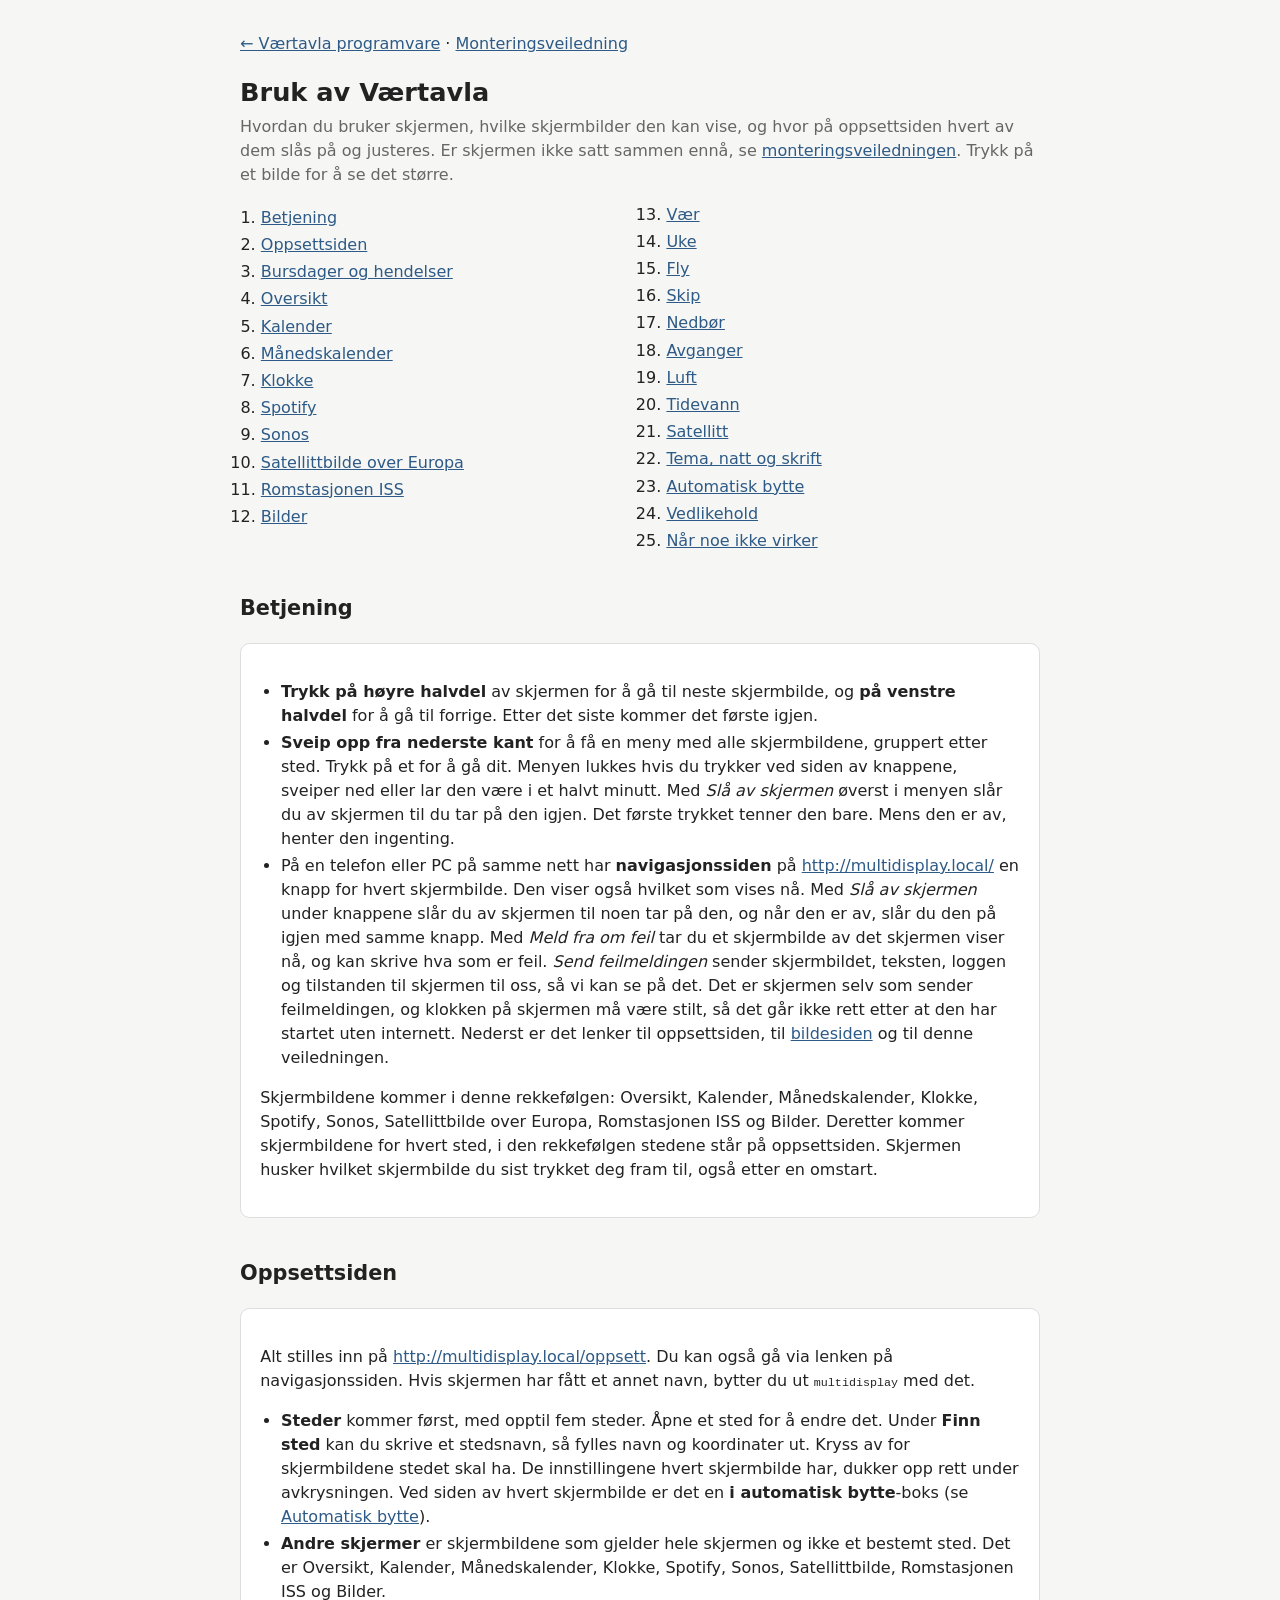
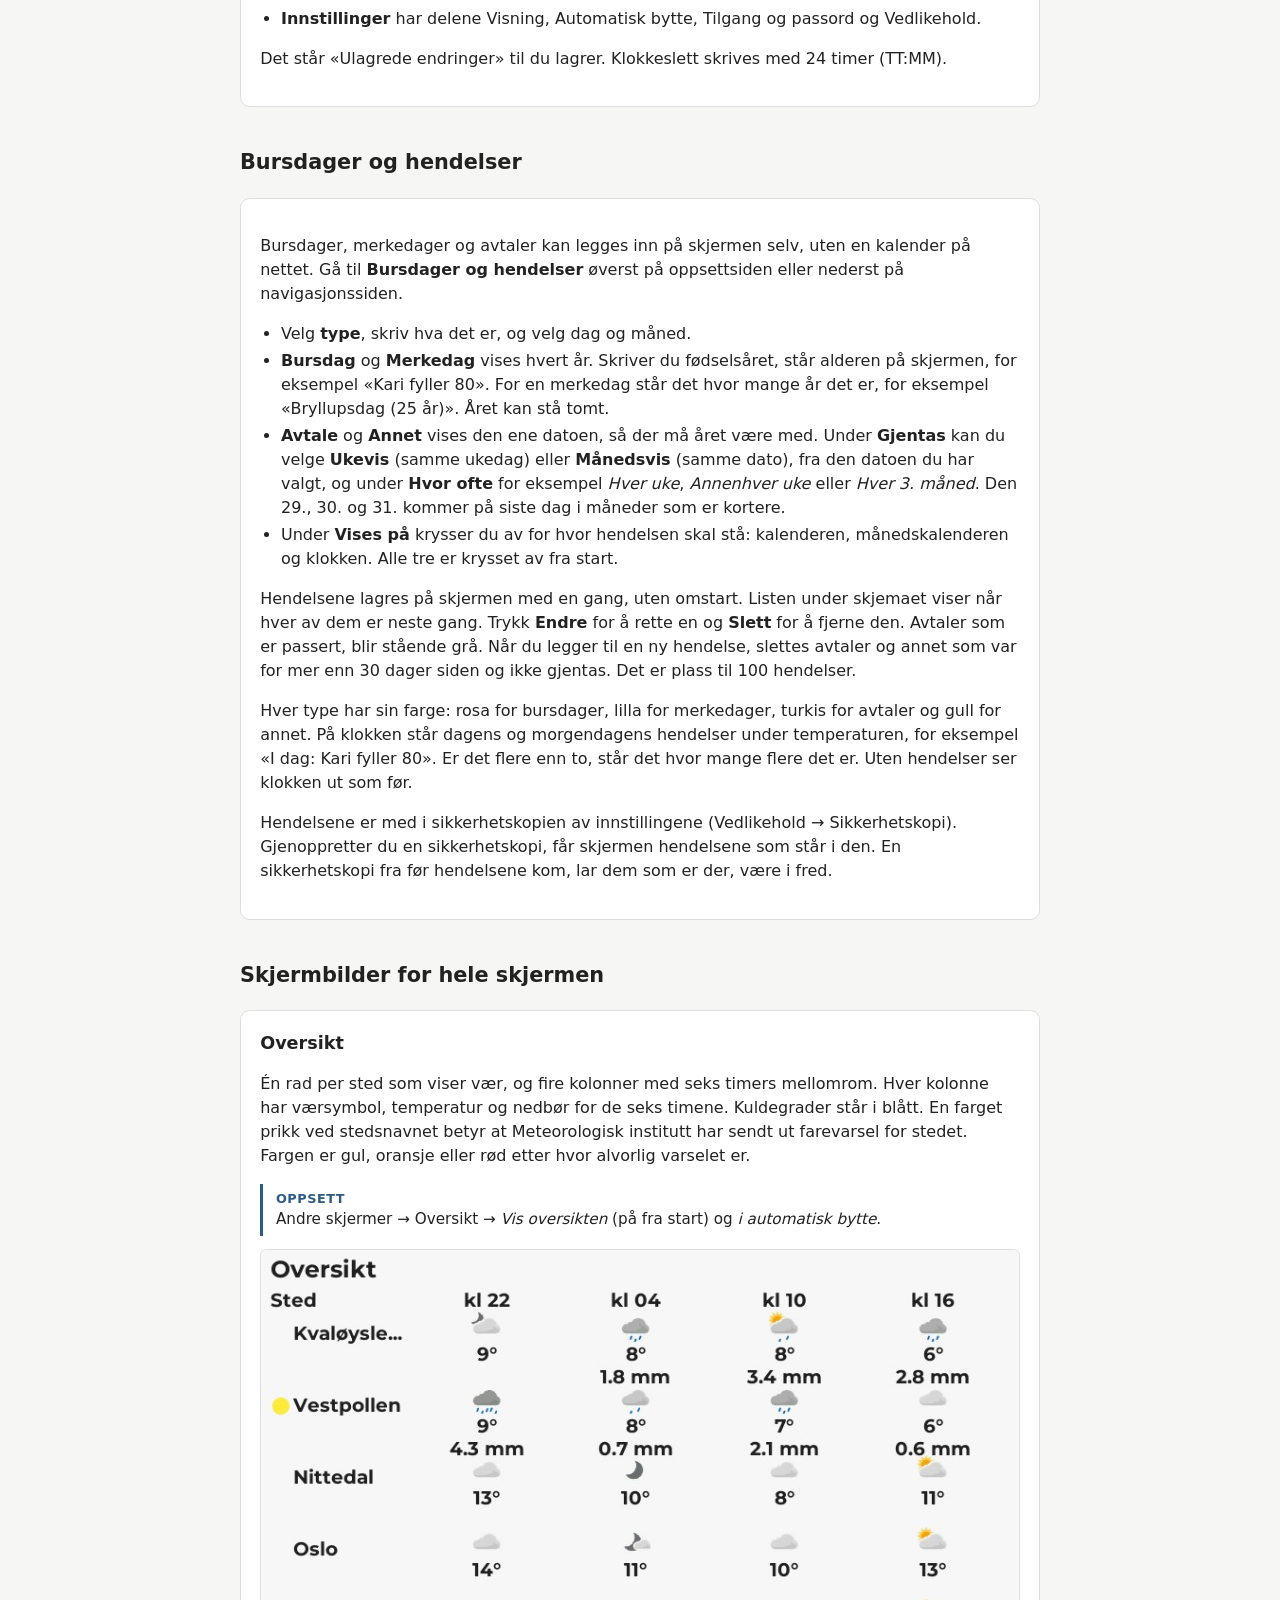
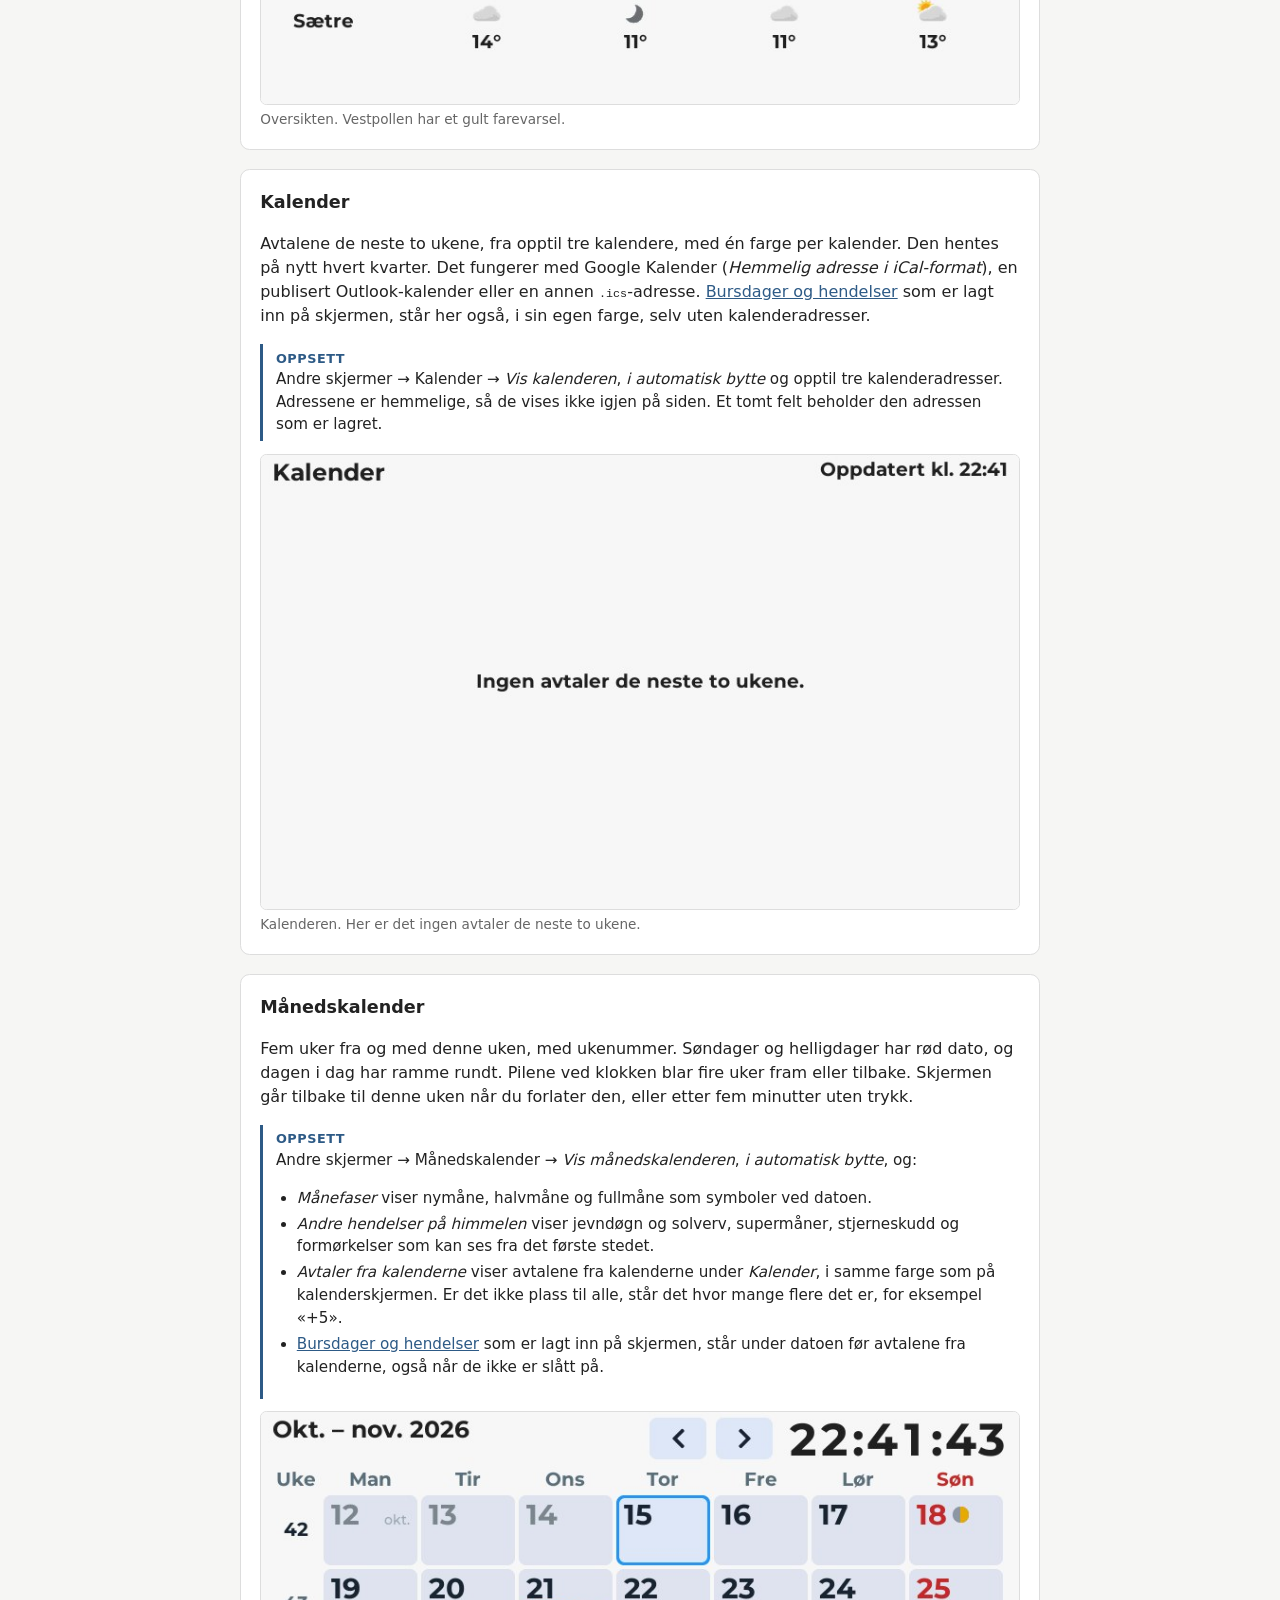
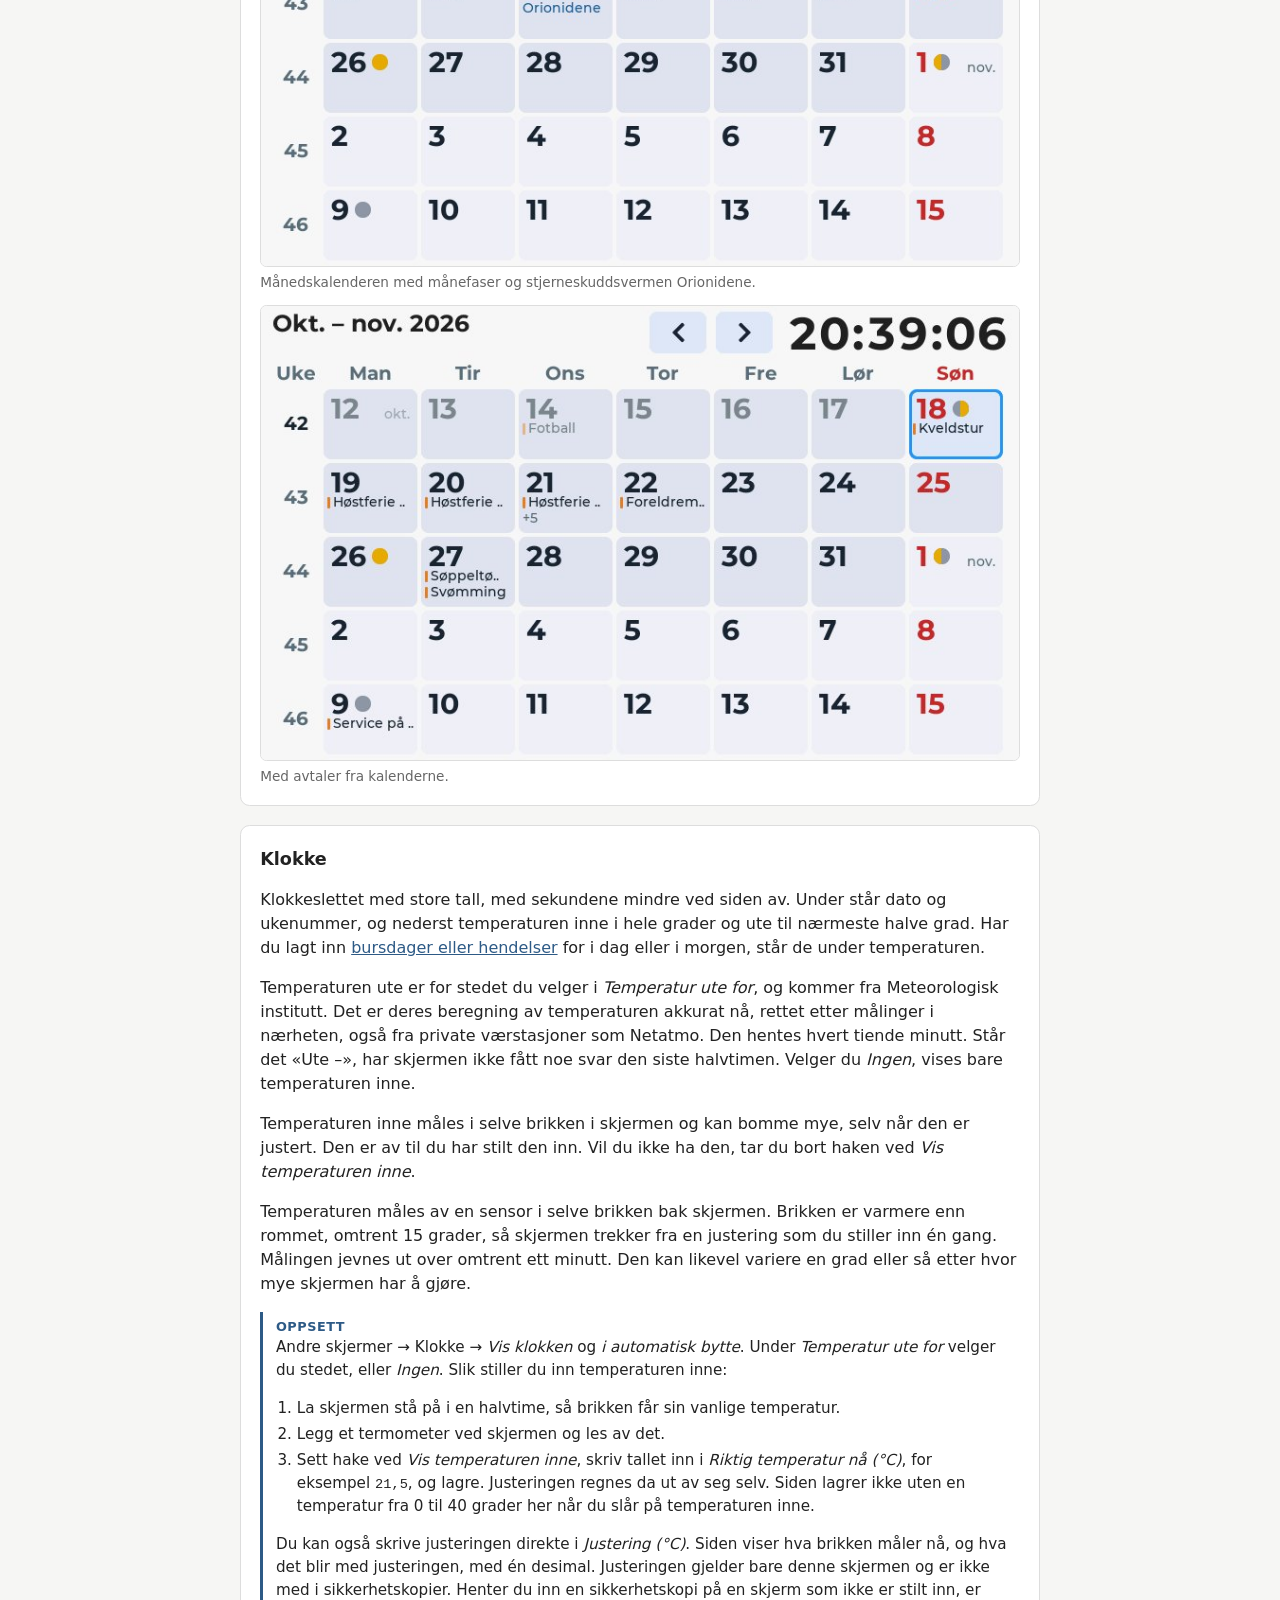
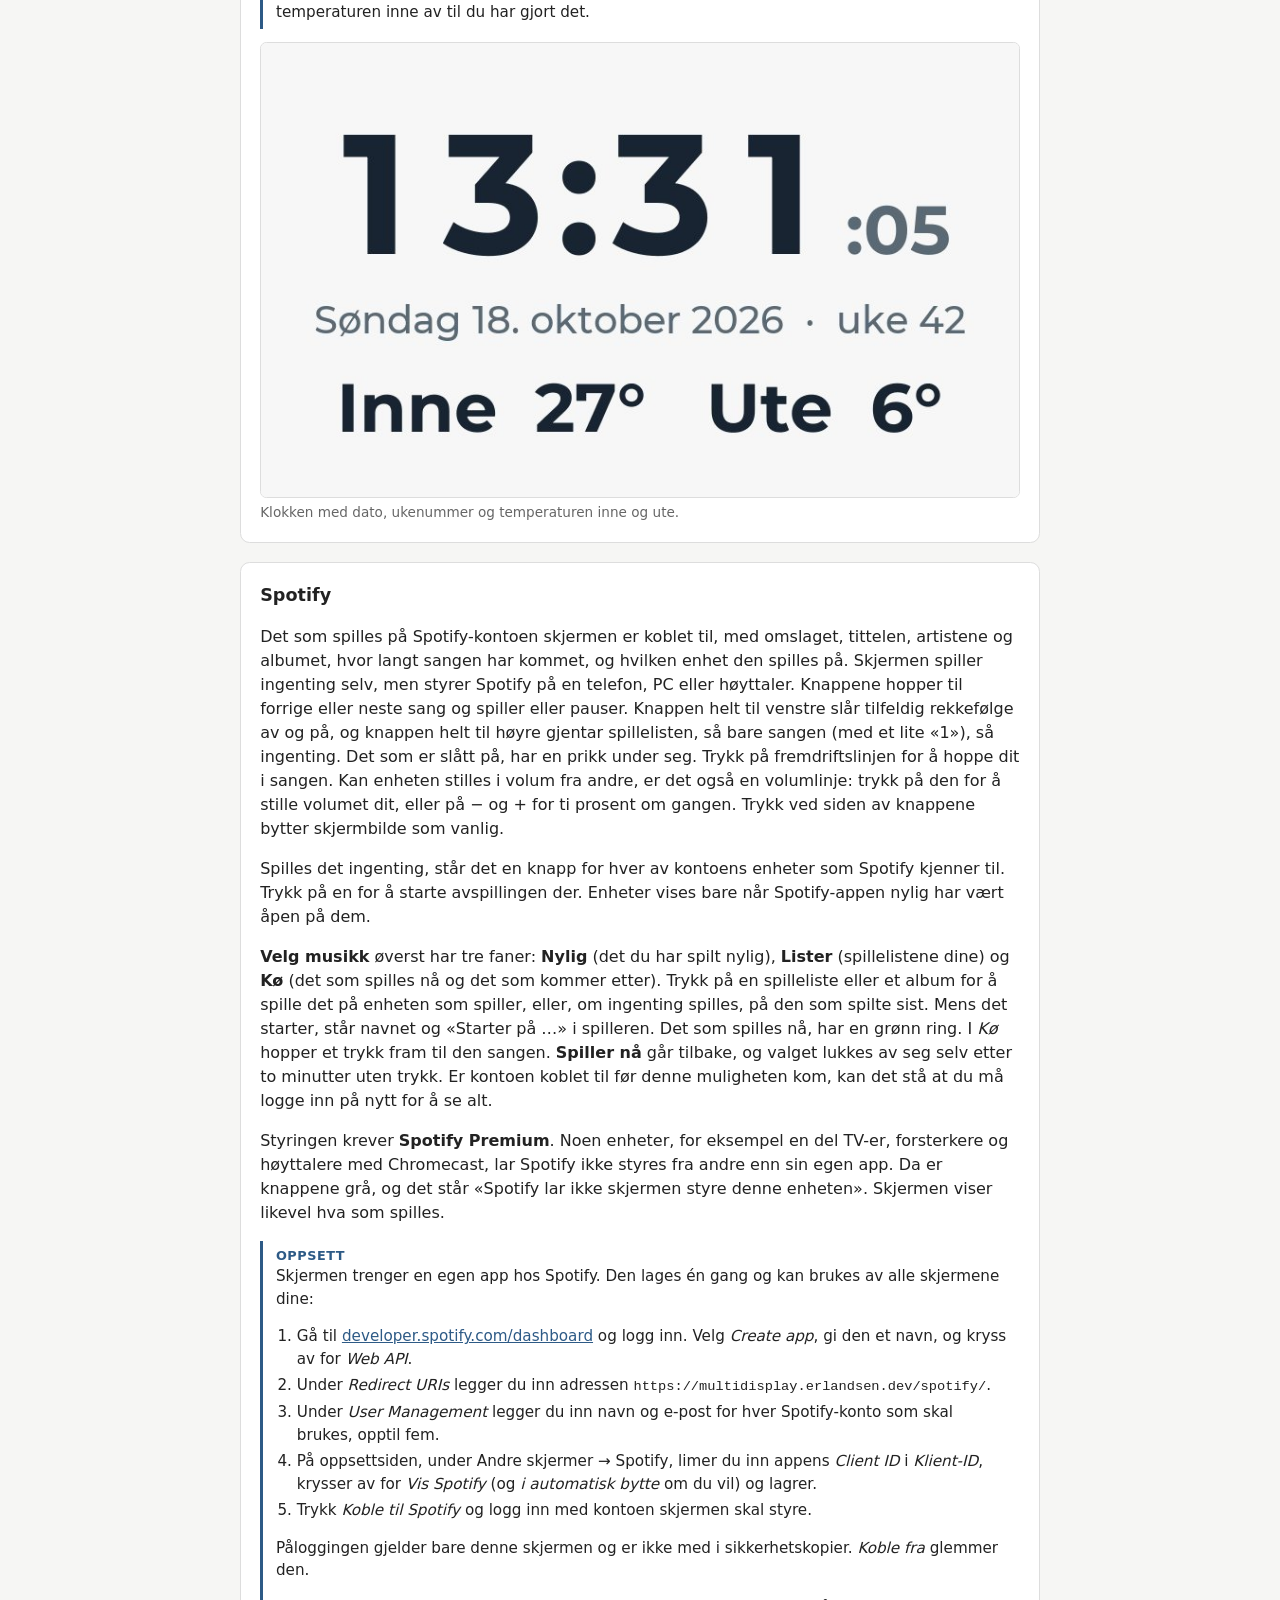
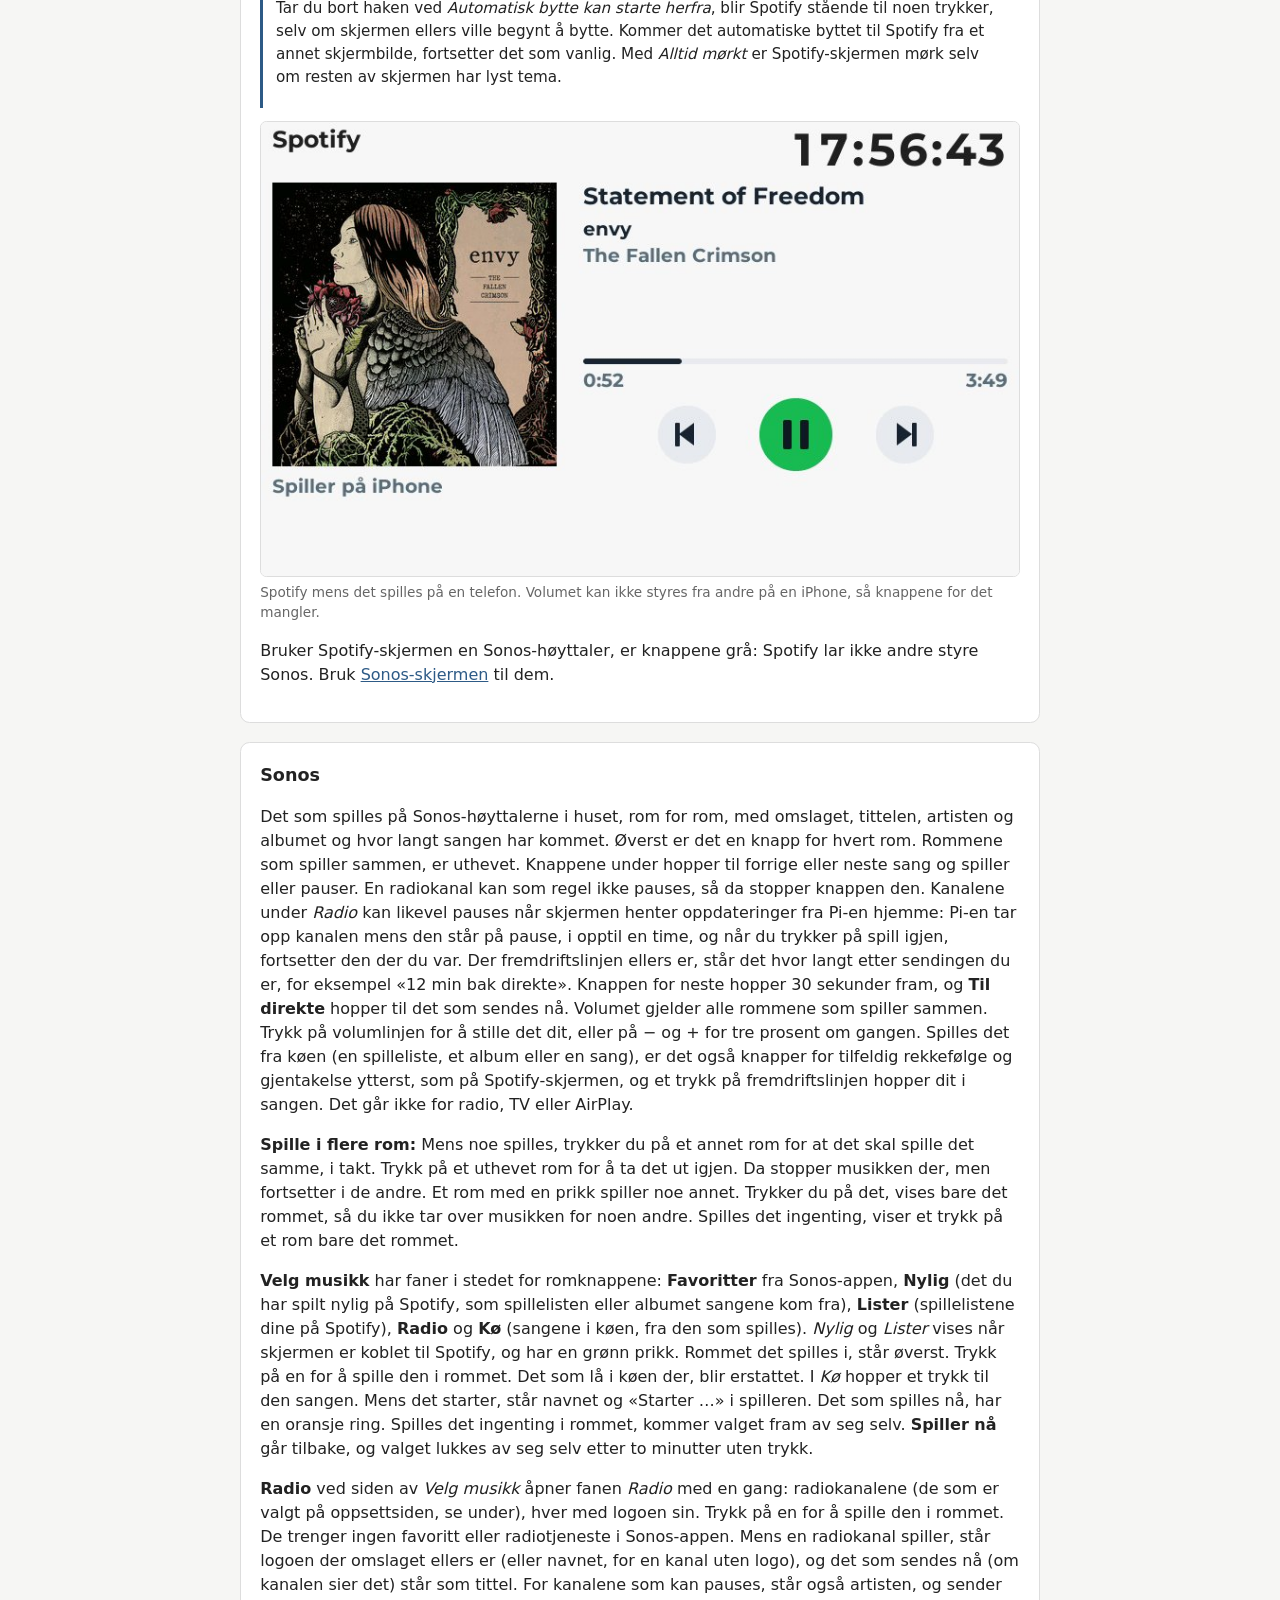
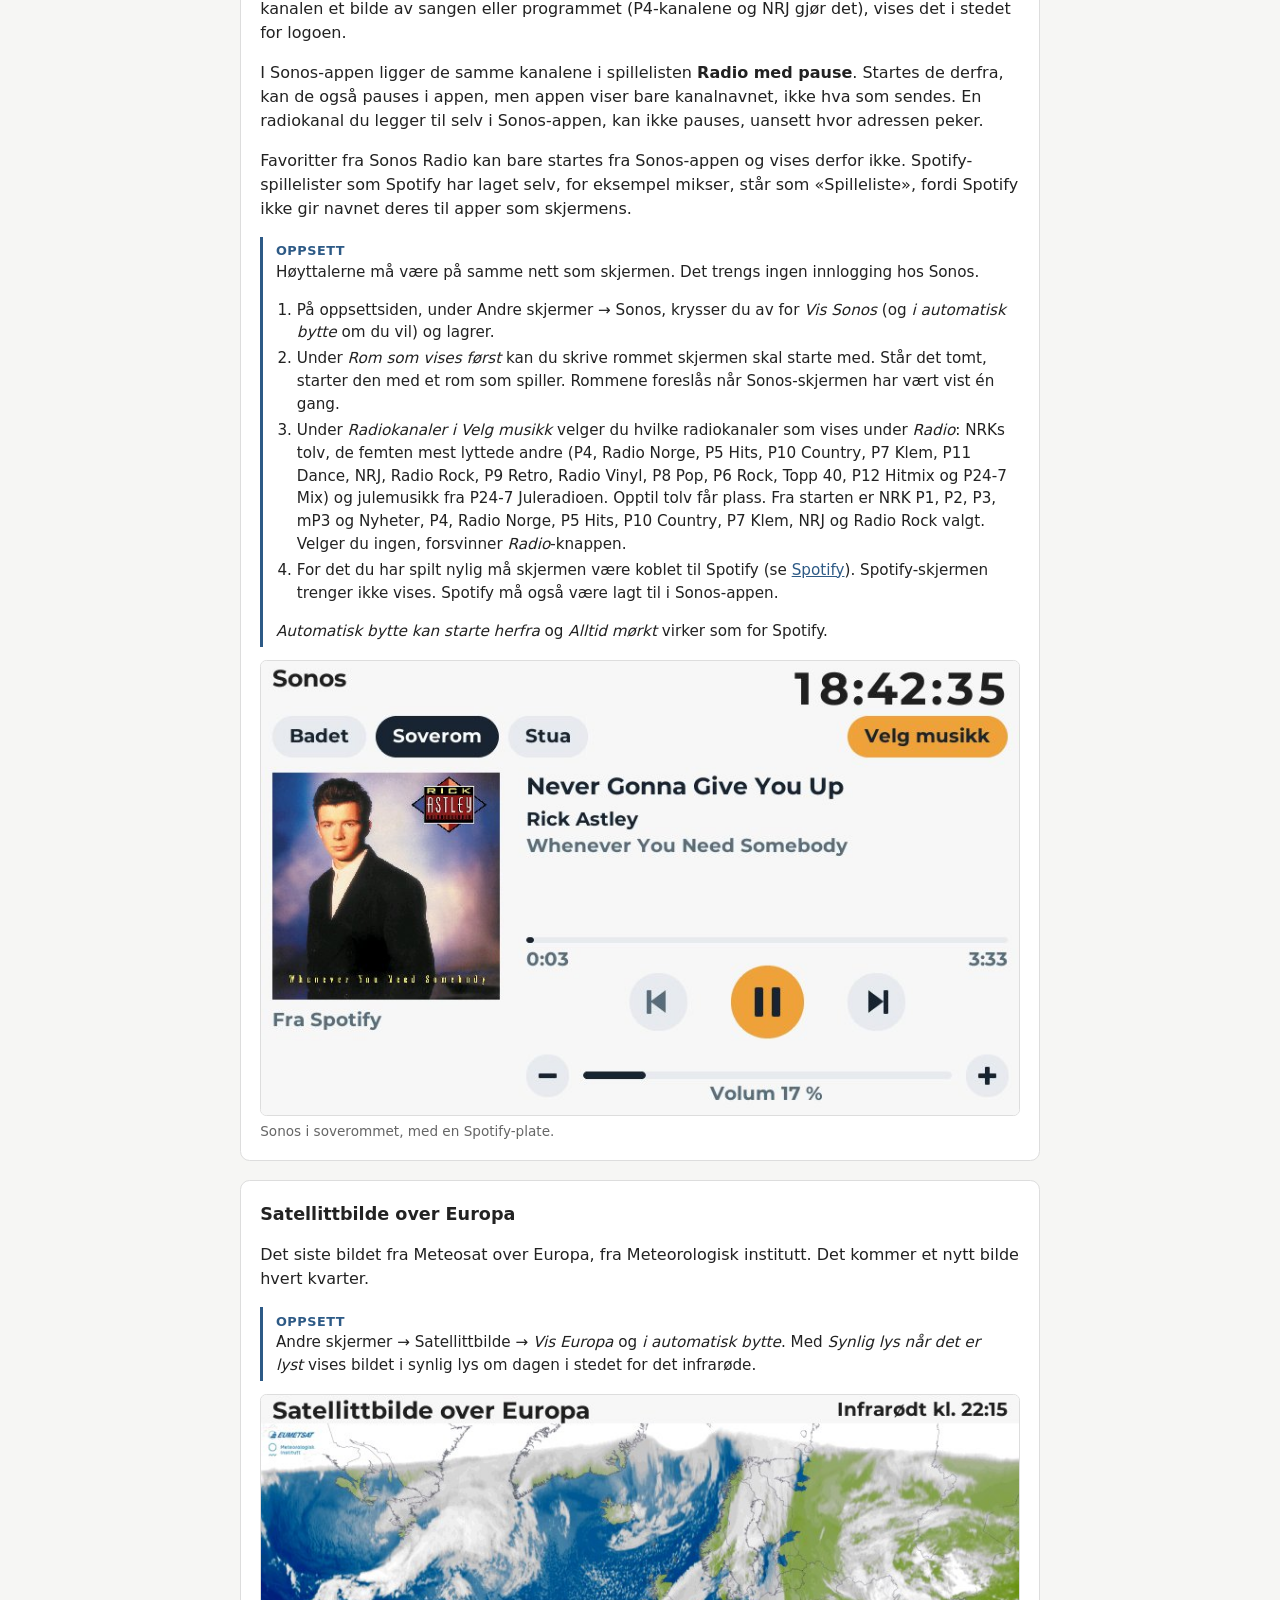
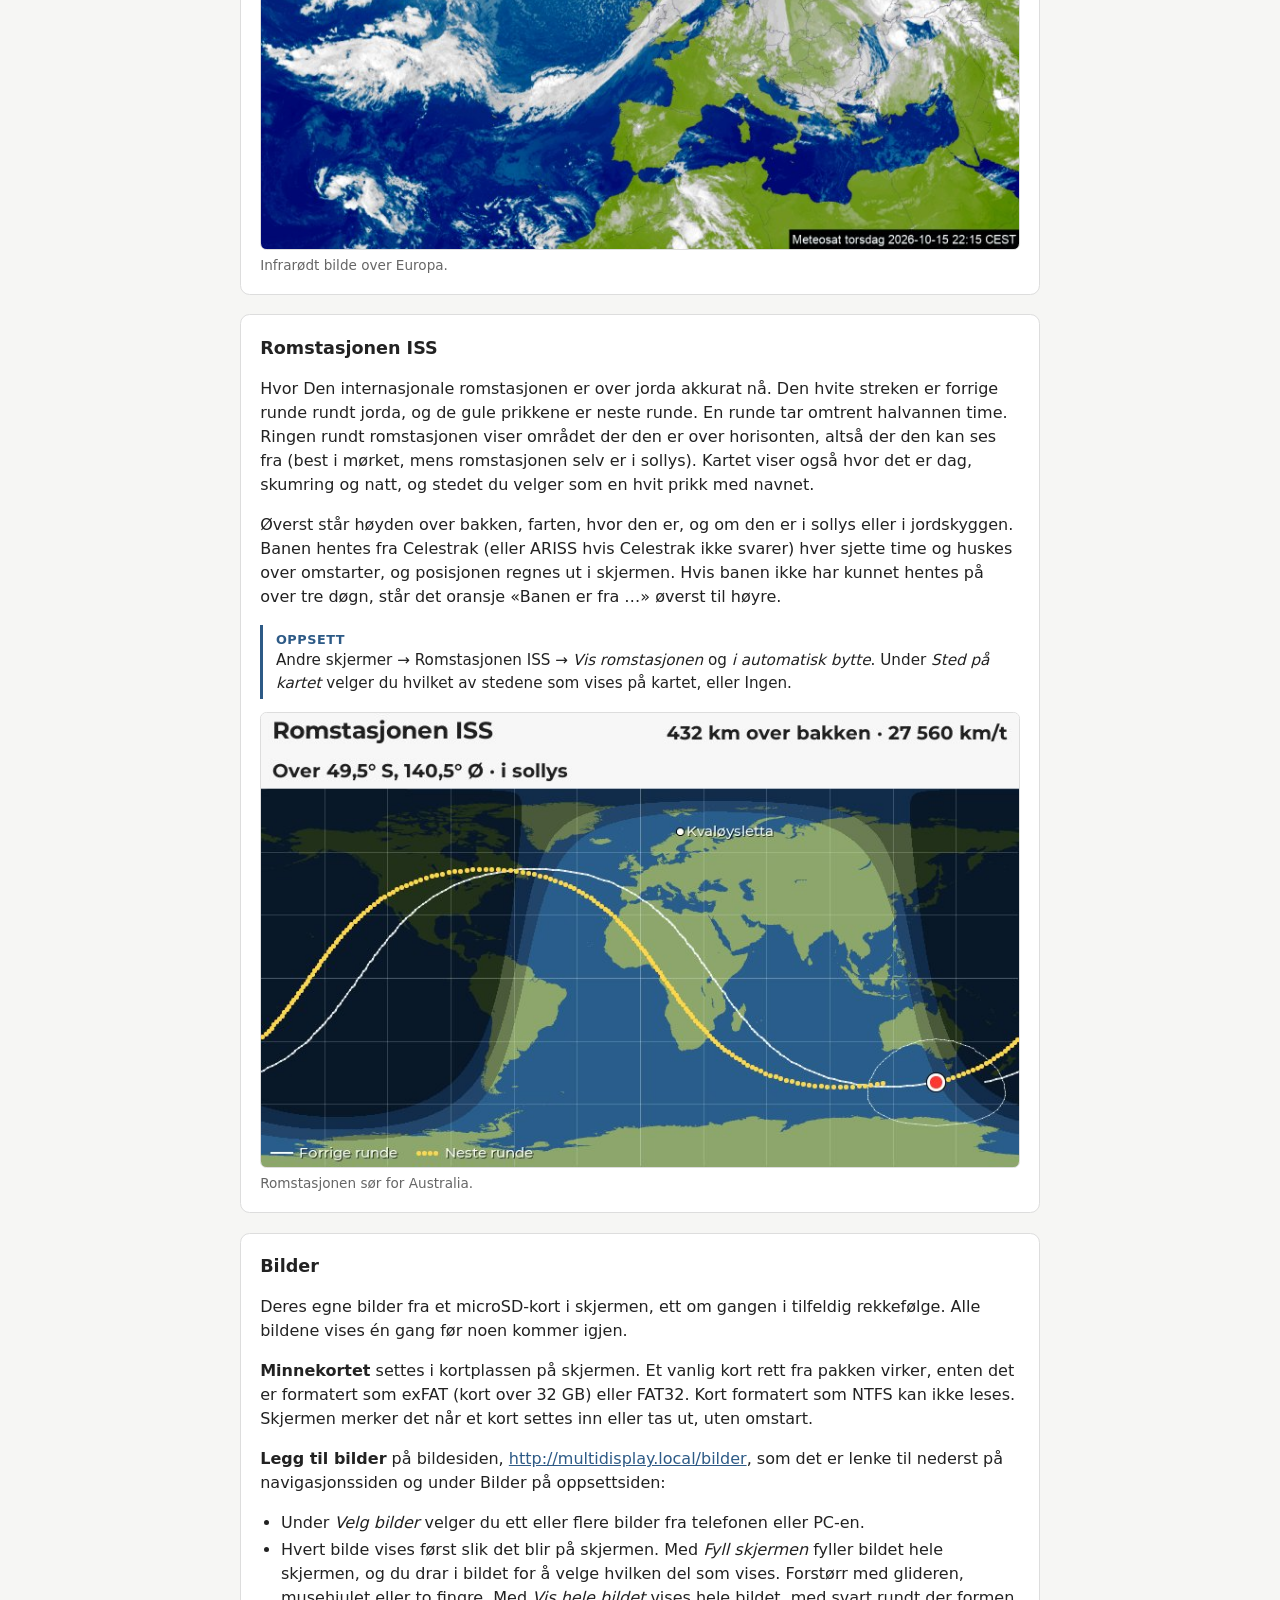
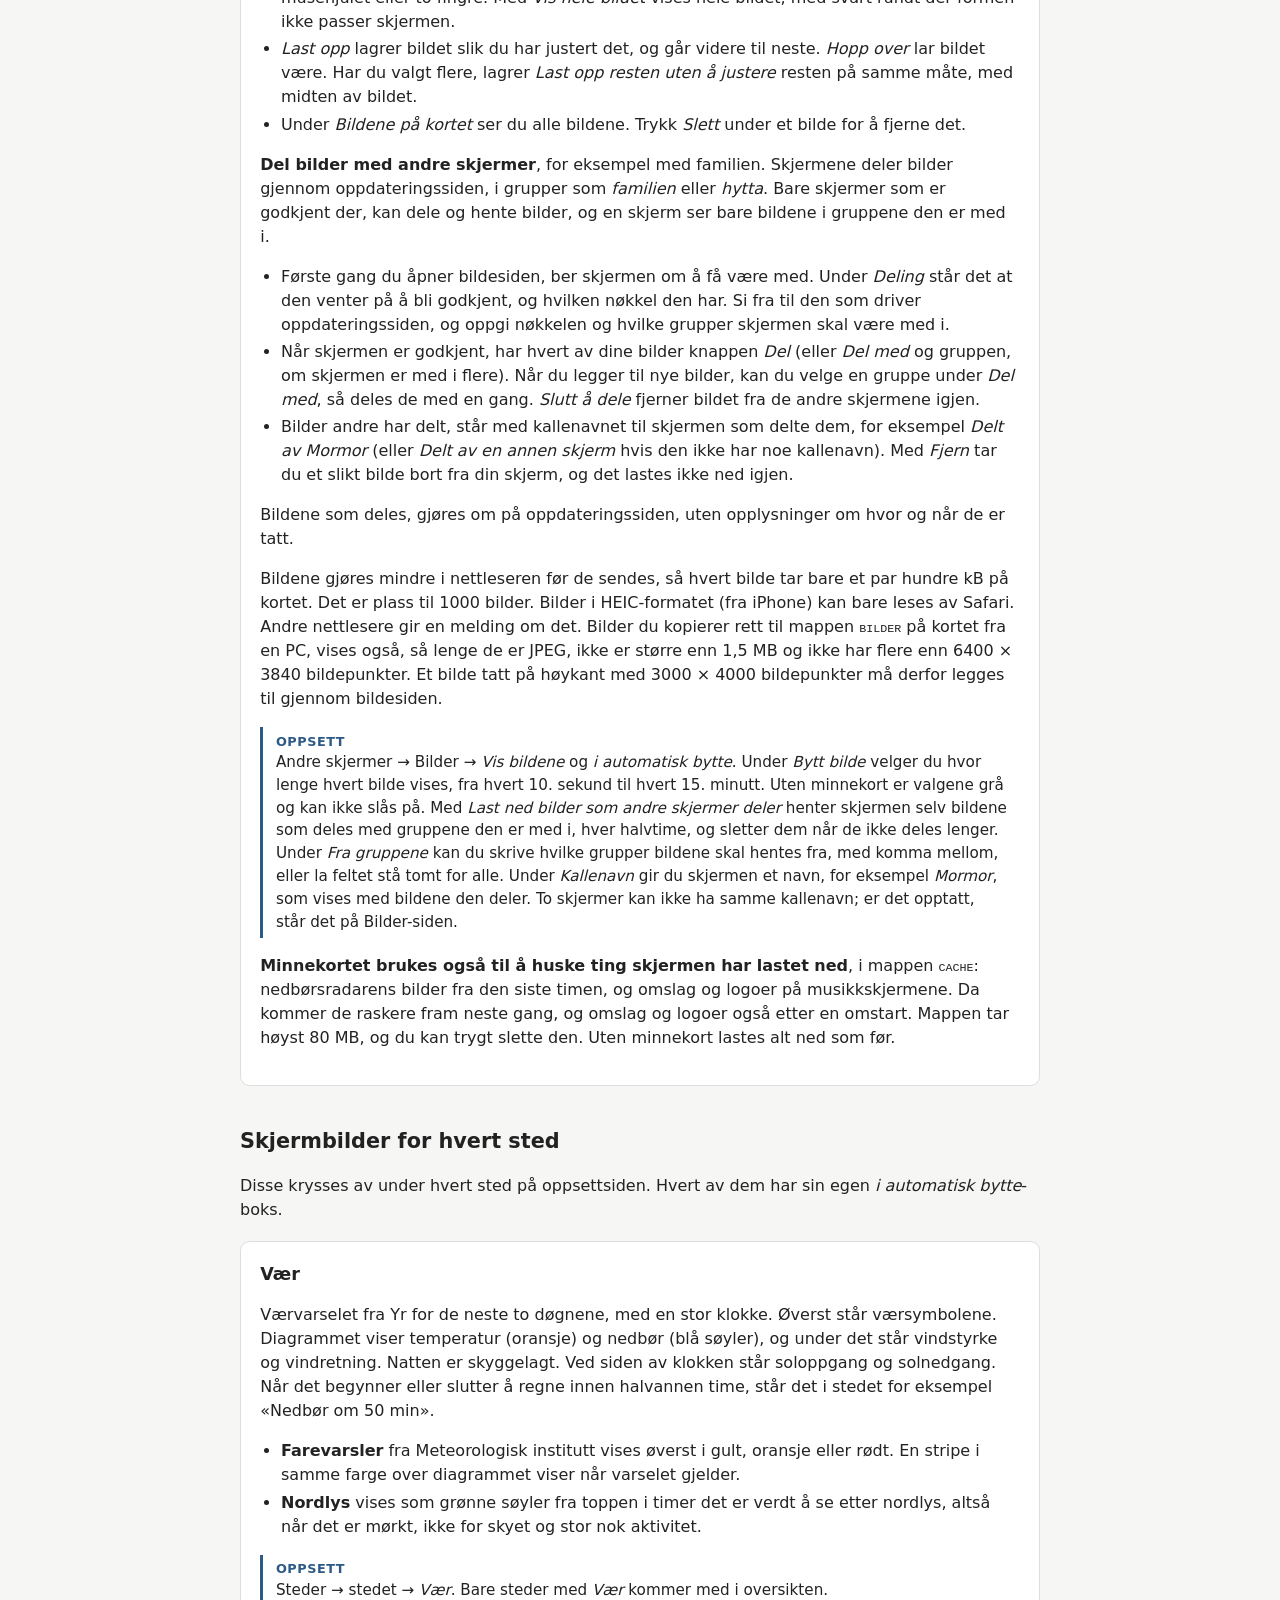
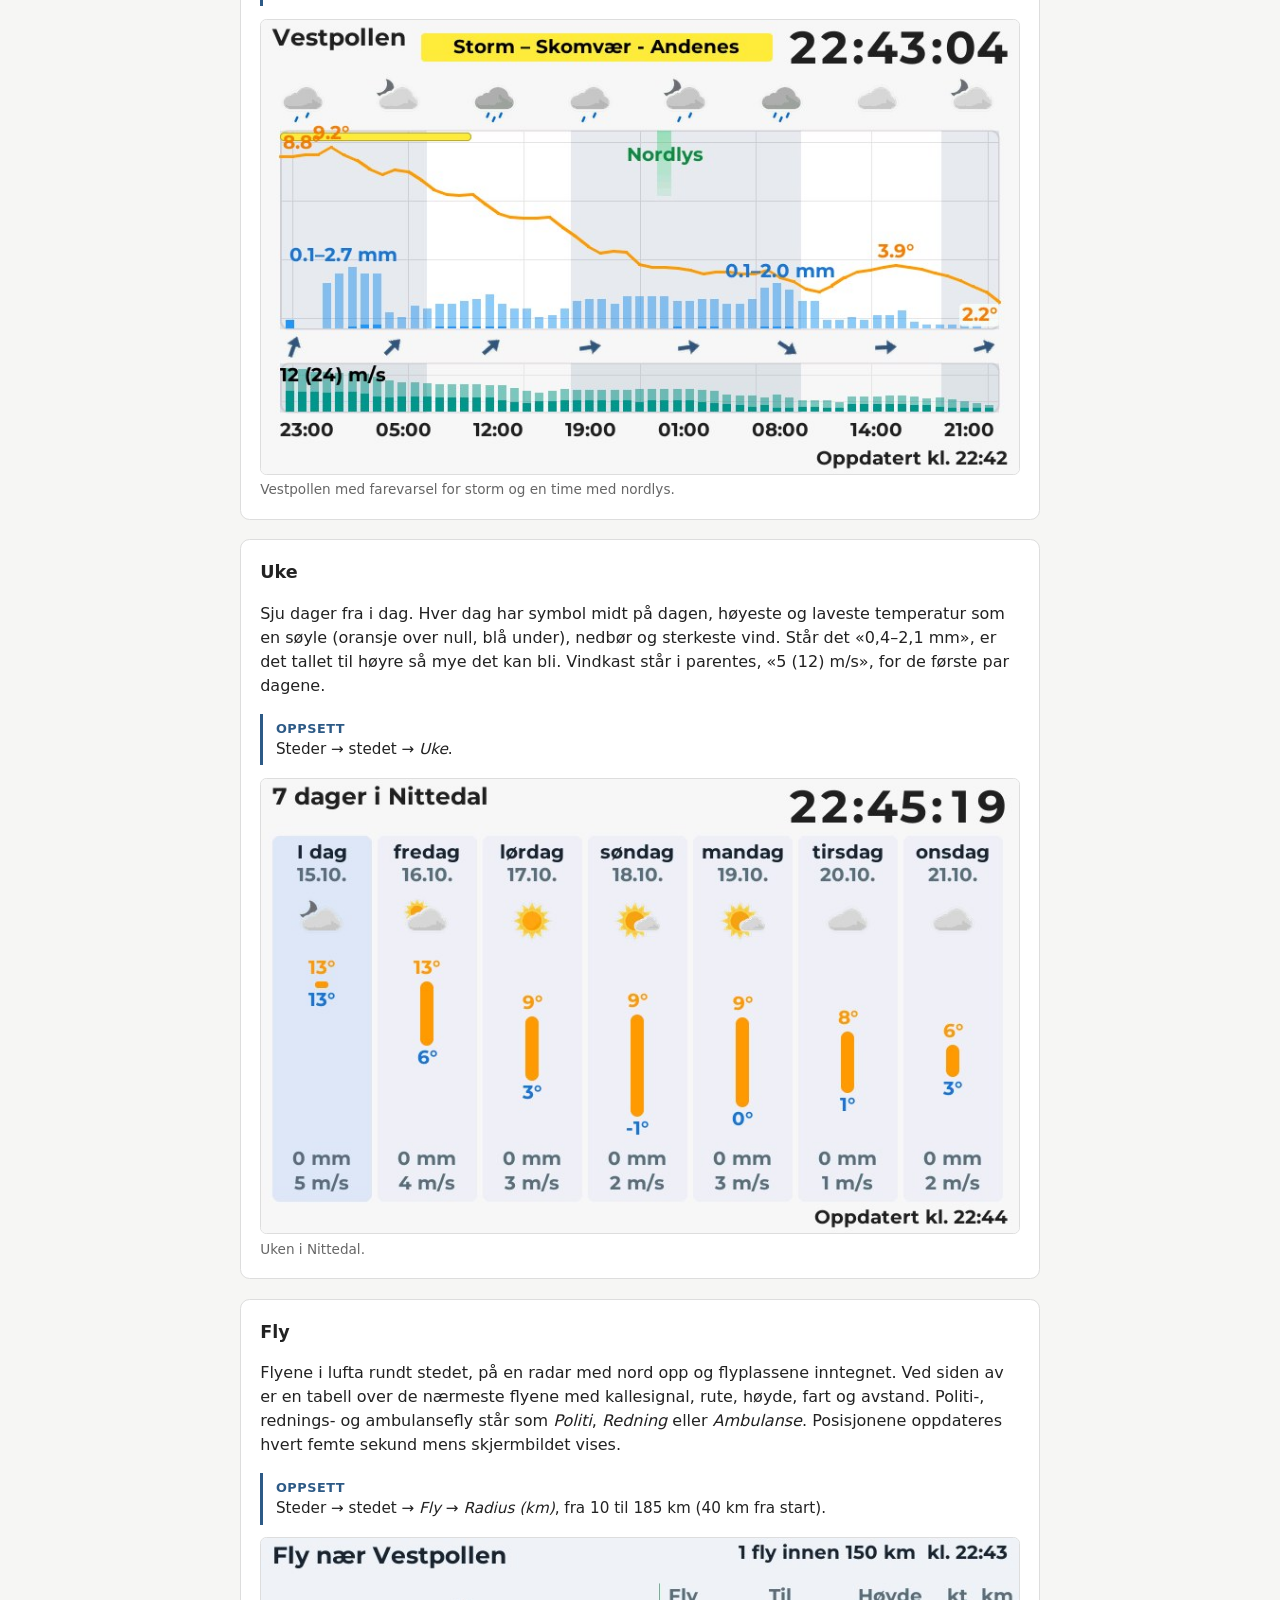
<file: server/bruk/index.html>
<!doctype html>
<html lang="no">
<meta charset="utf-8">
<meta name="viewport" content="width=device-width,initial-scale=1">
<title>Bruk av Værtavla</title>
<style>
:root{--bg:#f6f6f4;--fg:#222;--muted:#666;--line:#ddd;--card:#fff;--accent:#2d5a86;--warn:#a05a00}
@media (prefers-color-scheme:dark){:root{--bg:#1c1c1e;--fg:#eee;--muted:#999;--line:#333;--card:#26262a;--accent:#7fb0e0;--warn:#e0a050}}
*{box-sizing:border-box}
body{font-family:system-ui,sans-serif;line-height:1.5;max-width:52rem;margin:2rem auto;padding:0 1rem;background:var(--bg);color:var(--fg)}
h1{font-size:1.6rem;margin-bottom:.2rem}h2{font-size:1.3rem;margin:2.5rem 0 .5rem}h3{font-size:1.1rem;margin:0 0 .4rem}
a{color:var(--accent)}.lead{color:var(--muted);margin-top:0}
nav ol{padding-left:1.3rem;columns:2;column-gap:2rem}
.card{background:var(--card);border:1px solid var(--line);border-radius:.6rem;padding:1.2rem;margin:1.2rem 0}
figure{margin:.8rem 0 0}
figure img{width:100%;max-width:800px;aspect-ratio:5/3;display:block;border-radius:.4rem;border:1px solid var(--line);cursor:zoom-in;background:var(--line)}
figcaption{font-size:.85rem;color:var(--muted);margin-top:.3rem}
.pair{display:grid;grid-template-columns:1fr 1fr;gap:.75rem}
.set{border-left:3px solid var(--accent);padding:.3rem .8rem;margin:.8rem 0;font-size:.95rem}
.set b:first-child{display:block;color:var(--accent);font-size:.8rem;text-transform:uppercase;letter-spacing:.04em}
.note{border-left:3px solid var(--warn);padding:.2rem .8rem;margin:.8rem 0}
code{font-size:.9em}
ul,ol{padding-left:1.3rem}li{margin:.2rem 0}
table{border-collapse:collapse;width:100%;font-size:.95rem}
td,th{text-align:left;padding:.35rem .5rem;border-bottom:1px solid var(--line);vertical-align:top}
th{color:var(--muted);font-weight:600}
dialog{border:0;padding:0;background:transparent;max-width:96vw;max-height:96vh}
dialog::backdrop{background:rgba(0,0,0,.85)}
dialog img{max-width:96vw;max-height:92vh;display:block;border-radius:.3rem}
dialog p{color:#eee;margin:.4rem 0 0;font-size:.9rem;text-align:center}
@media (max-width:40rem){nav ol{columns:1}.pair{grid-template-columns:1fr}}
</style>

<p><a href="../">&larr; Værtavla programvare</a> &middot; <a href="../montering/">Monteringsveiledning</a></p>
<h1>Bruk av Værtavla</h1>
<p class="lead">Hvordan du bruker skjermen, hvilke skjermbilder den kan vise, og hvor på oppsettsiden hvert av dem slås på og justeres.
Er skjermen ikke satt sammen ennå, se <a href="../montering/">monteringsveiledningen</a>. Trykk på et bilde for å se det større.</p>

<nav><ol>
<li><a href="#betjening">Betjening</a></li>
<li><a href="#oppsett">Oppsettsiden</a></li>
<li><a href="#hendelser">Bursdager og hendelser</a></li>
<li><a href="#oversikt">Oversikt</a></li>
<li><a href="#kalender">Kalender</a></li>
<li><a href="#maned">Månedskalender</a></li>
<li><a href="#klokke">Klokke</a></li>
<li><a href="#spotify">Spotify</a></li>
<li><a href="#sonos">Sonos</a></li>
<li><a href="#europa">Satellittbilde over Europa</a></li>
<li><a href="#iss">Romstasjonen ISS</a></li>
<li><a href="#bilder">Bilder</a></li>
<li><a href="#vaer">Vær</a></li>
<li><a href="#uke">Uke</a></li>
<li><a href="#fly">Fly</a></li>
<li><a href="#skip">Skip</a></li>
<li><a href="#nedbor">Nedbør</a></li>
<li><a href="#avganger">Avganger</a></li>
<li><a href="#luft">Luft</a></li>
<li><a href="#tidevann">Tidevann</a></li>
<li><a href="#satellitt">Satellitt</a></li>
<li><a href="#visning">Tema, natt og skrift</a></li>
<li><a href="#bytte">Automatisk bytte</a></li>
<li><a href="#vedlikehold">Vedlikehold</a></li>
<li><a href="#problemer">Når noe ikke virker</a></li>
</ol></nav>

<h2 id="betjening">Betjening</h2>
<div class="card">
<ul>
<li><b>Trykk på høyre halvdel</b> av skjermen for å gå til neste skjermbilde, og <b>på venstre halvdel</b> for å gå til forrige. Etter det siste kommer det første igjen.</li>
<li><b>Sveip opp fra nederste kant</b> for å få en meny med alle skjermbildene, gruppert etter sted. Trykk på et for å gå dit. Menyen lukkes hvis du trykker ved siden av knappene, sveiper ned eller lar den være i et halvt minutt. Med <i>Slå av skjermen</i> øverst i menyen slår du av skjermen til du tar på den igjen. Det første trykket tenner den bare. Mens den er av, henter den ingenting.</li>
<li>På en telefon eller PC på samme nett har <b>navigasjonssiden</b> på <a href="http://multidisplay.local/">http://multidisplay.local/</a> en knapp for hvert skjermbilde. Den viser også hvilket som vises nå. Med <i>Slå av skjermen</i> under knappene slår du av skjermen til noen tar på den, og når den er av, slår du den på igjen med samme knapp. Med <i>Meld fra om feil</i> tar du et skjermbilde av det skjermen viser nå, og kan skrive hva som er feil. <i>Send feilmeldingen</i> sender skjermbildet, teksten, loggen og tilstanden til skjermen til oss, så vi kan se på det. Det er skjermen selv som sender feilmeldingen, og klokken på skjermen må være stilt, så det går ikke rett etter at den har startet uten internett. Nederst er det lenker til oppsettsiden, til <a href="#bilder">bildesiden</a> og til denne veiledningen.</li>
</ul>
<p>Skjermbildene kommer i denne rekkefølgen: Oversikt, Kalender, Månedskalender, Klokke, Spotify, Sonos, Satellittbilde over Europa, Romstasjonen ISS og Bilder. Deretter kommer skjermbildene for hvert sted, i den rekkefølgen stedene står på oppsettsiden.
Skjermen husker hvilket skjermbilde du sist trykket deg fram til, også etter en omstart.</p>
</div>

<h2 id="oppsett">Oppsettsiden</h2>
<div class="card">
<p>Alt stilles inn på <a href="http://multidisplay.local/oppsett">http://multidisplay.local/oppsett</a>. Du kan også gå via lenken på navigasjonssiden.
Hvis skjermen har fått et annet navn, bytter du ut <code>multidisplay</code> med det.</p>
<ul>
<li><b>Steder</b> kommer først, med opptil fem steder. Åpne et sted for å endre det. Under <b>Finn sted</b> kan du skrive et stedsnavn, så fylles navn og koordinater ut. Kryss av for skjermbildene stedet skal ha. De innstillingene hvert skjermbilde har, dukker opp rett under avkrysningen.
Ved siden av hvert skjermbilde er det en <b>i automatisk bytte</b>-boks (se <a href="#bytte">Automatisk bytte</a>).</li>
<li><b>Andre skjermer</b> er skjermbildene som gjelder hele skjermen og ikke et bestemt sted. Det er Oversikt, Kalender, Månedskalender, Klokke, Spotify, Sonos, Satellittbilde, Romstasjonen ISS og Bilder.</li>
<li><b>Innstillinger</b> har delene Visning, Automatisk bytte, Tilgang og passord og Vedlikehold.</li>
</ul>
<p>Det står «Ulagrede endringer» til du lagrer. Klokkeslett skrives med 24 timer (TT:MM).</p>
</div>

<h2 id="hendelser">Bursdager og hendelser</h2>
<div class="card">
<p>Bursdager, merkedager og avtaler kan legges inn på skjermen selv, uten en kalender på nettet. Gå til <b>Bursdager og hendelser</b> øverst på oppsettsiden eller nederst på navigasjonssiden.</p>
<ul>
<li>Velg <b>type</b>, skriv hva det er, og velg dag og måned.</li>
<li><b>Bursdag</b> og <b>Merkedag</b> vises hvert år. Skriver du fødselsåret, står alderen på skjermen, for eksempel «Kari fyller 80». For en merkedag står det hvor mange år det er, for eksempel «Bryllupsdag (25 år)». Året kan stå tomt.</li>
<li><b>Avtale</b> og <b>Annet</b> vises den ene datoen, så der må året være med. Under <b>Gjentas</b> kan du velge <b>Ukevis</b> (samme ukedag) eller <b>Månedsvis</b> (samme dato), fra den datoen du har valgt, og under <b>Hvor ofte</b> for eksempel <i>Hver uke</i>, <i>Annenhver uke</i> eller <i>Hver 3. måned</i>. Den 29., 30. og 31. kommer på siste dag i måneder som er kortere.</li>
<li>Under <b>Vises på</b> krysser du av for hvor hendelsen skal stå: kalenderen, månedskalenderen og klokken. Alle tre er krysset av fra start.</li>
</ul>
<p>Hendelsene lagres på skjermen med en gang, uten omstart. Listen under skjemaet viser når hver av dem er neste gang. Trykk <b>Endre</b> for å rette en og <b>Slett</b> for å fjerne den. Avtaler som er passert, blir stående grå. Når du legger til en ny hendelse, slettes avtaler og annet som var for mer enn 30 dager siden og ikke gjentas. Det er plass til 100 hendelser.</p>
<p>Hver type har sin farge: rosa for bursdager, lilla for merkedager, turkis for avtaler og gull for annet. På klokken står dagens og morgendagens hendelser under temperaturen, for eksempel «I dag: Kari fyller 80». Er det flere enn to, står det hvor mange flere det er. Uten hendelser ser klokken ut som før.</p>
<p>Hendelsene er med i sikkerhetskopien av innstillingene (Vedlikehold → Sikkerhetskopi). Gjenoppretter du en sikkerhetskopi, får skjermen hendelsene som står i den. En sikkerhetskopi fra før hendelsene kom, lar dem som er der, være i fred.</p>
</div>

<h2>Skjermbilder for hele skjermen</h2>

<section class="card" id="oversikt">
<h3>Oversikt</h3>
<p>Én rad per sted som viser vær, og fire kolonner med seks timers mellomrom. Hver kolonne har værsymbol, temperatur og nedbør for de seks timene. Kuldegrader står i blått.
En farget prikk ved stedsnavnet betyr at Meteorologisk institutt har sendt ut farevarsel for stedet. Fargen er gul, oransje eller rød etter hvor alvorlig varselet er.</p>
<div class="set"><b>Oppsett</b>Andre skjermer → Oversikt → <i>Vis oversikten</i> (på fra start) og <i>i automatisk bytte</i>.</div>
<figure><img src="skjermer/oversikt.jpg" alt="Oversikt med været for fem steder" loading="lazy"><figcaption>Oversikten. Vestpollen har et gult farevarsel.</figcaption></figure>
</section>

<section class="card" id="kalender">
<h3>Kalender</h3>
<p>Avtalene de neste to ukene, fra opptil tre kalendere, med én farge per kalender. Den hentes på nytt hvert kvarter.
Det fungerer med Google Kalender (<i>Hemmelig adresse i iCal-format</i>), en publisert Outlook-kalender eller en annen <code>.ics</code>-adresse.
<a href="#hendelser">Bursdager og hendelser</a> som er lagt inn på skjermen, står her også, i sin egen farge, selv uten kalenderadresser.</p>
<div class="set"><b>Oppsett</b>Andre skjermer → Kalender → <i>Vis kalenderen</i>, <i>i automatisk bytte</i> og opptil tre kalenderadresser.
Adressene er hemmelige, så de vises ikke igjen på siden. Et tomt felt beholder den adressen som er lagret.</div>
<figure><img src="skjermer/kalender.jpg" alt="Kalenderskjermen uten avtaler" loading="lazy"><figcaption>Kalenderen. Her er det ingen avtaler de neste to ukene.</figcaption></figure>
</section>

<section class="card" id="maned">
<h3>Månedskalender</h3>
<p>Fem uker fra og med denne uken, med ukenummer. Søndager og helligdager har rød dato, og dagen i dag har ramme rundt.
Pilene ved klokken blar fire uker fram eller tilbake. Skjermen går tilbake til denne uken når du forlater den, eller etter fem minutter uten trykk.</p>
<div class="set"><b>Oppsett</b>Andre skjermer → Månedskalender → <i>Vis månedskalenderen</i>, <i>i automatisk bytte</i>, og:
<ul>
<li><i>Månefaser</i> viser nymåne, halvmåne og fullmåne som symboler ved datoen.</li>
<li><i>Andre hendelser på himmelen</i> viser jevndøgn og solverv, supermåner, stjerneskudd og formørkelser som kan ses fra det første stedet.</li>
<li><i>Avtaler fra kalenderne</i> viser avtalene fra kalenderne under <i>Kalender</i>, i samme farge som på kalenderskjermen. Er det ikke plass til alle, står det hvor mange flere det er, for eksempel «+5».</li>
<li><a href="#hendelser">Bursdager og hendelser</a> som er lagt inn på skjermen, står under datoen før avtalene fra kalenderne, også når de ikke er slått på.</li>
</ul></div>
<figure><img src="skjermer/maned.jpg" alt="Månedskalender for oktober og november med månefaser og Orionidene" loading="lazy"><figcaption>Månedskalenderen med månefaser og stjerneskuddsvermen Orionidene.</figcaption></figure>
<figure><img src="skjermer/maned-avtaler.jpg" alt="Månedskalender med avtaler fra en kalender" loading="lazy"><figcaption>Med avtaler fra kalenderne.</figcaption></figure>
</section>

<section class="card" id="klokke">
<h3>Klokke</h3>
<p>Klokkeslettet med store tall, med sekundene mindre ved siden av. Under står dato og ukenummer, og nederst temperaturen inne i hele grader og ute til nærmeste halve grad.
Har du lagt inn <a href="#hendelser">bursdager eller hendelser</a> for i dag eller i morgen, står de under temperaturen.</p>
<p>Temperaturen ute er for stedet du velger i <i>Temperatur ute for</i>, og kommer fra Meteorologisk institutt. Det er deres beregning av temperaturen akkurat nå, rettet etter målinger i nærheten, også fra private værstasjoner som Netatmo. Den hentes hvert tiende minutt. Står det «Ute –», har skjermen ikke fått noe svar den siste halvtimen. Velger du <i>Ingen</i>, vises bare temperaturen inne.</p>
<p>Temperaturen inne måles i selve brikken i skjermen og kan bomme mye, selv når den er justert. Den er av til du har stilt den inn. Vil du ikke ha den, tar du bort haken ved <i>Vis temperaturen inne</i>.</p>
<p>Temperaturen måles av en sensor i selve brikken bak skjermen. Brikken er varmere enn rommet, omtrent 15 grader, så skjermen trekker fra en justering som du stiller inn én gang.
Målingen jevnes ut over omtrent ett minutt. Den kan likevel variere en grad eller så etter hvor mye skjermen har å gjøre.</p>
<div class="set"><b>Oppsett</b>Andre skjermer → Klokke → <i>Vis klokken</i> og <i>i automatisk bytte</i>. Under <i>Temperatur ute for</i> velger du stedet, eller <i>Ingen</i>. Slik stiller du inn temperaturen inne:
<ol>
<li>La skjermen stå på i en halvtime, så brikken får sin vanlige temperatur.</li>
<li>Legg et termometer ved skjermen og les av det.</li>
<li>Sett hake ved <i>Vis temperaturen inne</i>, skriv tallet inn i <i>Riktig temperatur nå (°C)</i>, for eksempel <code>21,5</code>, og lagre. Justeringen regnes da ut av seg selv. Siden lagrer ikke uten en temperatur fra 0 til 40 grader her når du slår på temperaturen inne.</li>
</ol>
Du kan også skrive justeringen direkte i <i>Justering (°C)</i>. Siden viser hva brikken måler nå, og hva det blir med justeringen, med én desimal.
Justeringen gjelder bare denne skjermen og er ikke med i sikkerhetskopier. Henter du inn en sikkerhetskopi på en skjerm som ikke er stilt inn, er temperaturen inne av til du har gjort det.</div>
<figure><img src="skjermer/klokke.jpg" alt="Klokke med klokkeslett, dato, ukenummer og temperatur inne og ute" loading="lazy"><figcaption>Klokken med dato, ukenummer og temperaturen inne og ute.</figcaption></figure>
</section>

<section class="card" id="spotify">
<h3>Spotify</h3>
<p>Det som spilles på Spotify-kontoen skjermen er koblet til, med omslaget, tittelen, artistene og albumet, hvor langt sangen har kommet, og hvilken enhet den spilles på. Skjermen spiller ingenting selv, men styrer Spotify på en telefon, PC eller høyttaler.
Knappene hopper til forrige eller neste sang og spiller eller pauser. Knappen helt til venstre slår tilfeldig rekkefølge av og på, og knappen helt til høyre gjentar spillelisten, så bare sangen (med et lite «1»), så ingenting. Det som er slått på, har en prikk under seg. Trykk på fremdriftslinjen for å hoppe dit i sangen. Kan enheten stilles i volum fra andre, er det også en volumlinje: trykk på den for å stille volumet dit, eller på − og + for ti prosent om gangen. Trykk ved siden av knappene bytter skjermbilde som vanlig.</p>
<p>Spilles det ingenting, står det en knapp for hver av kontoens enheter som Spotify kjenner til. Trykk på en for å starte avspillingen der. Enheter vises bare når Spotify-appen nylig har vært åpen på dem.</p>
<p><b>Velg musikk</b> øverst har tre faner: <b>Nylig</b> (det du har spilt nylig), <b>Lister</b> (spillelistene dine) og <b>Kø</b> (det som spilles nå og det som kommer etter). Trykk på en spilleliste eller et album for å spille det på enheten som spiller, eller, om ingenting spilles, på den som spilte sist. Mens det starter, står navnet og «Starter på …» i spilleren. Det som spilles nå, har en grønn ring. I <i>Kø</i> hopper et trykk fram til den sangen. <b>Spiller nå</b> går tilbake, og valget lukkes av seg selv etter to minutter uten trykk. Er kontoen koblet til før denne muligheten kom, kan det stå at du må logge inn på nytt for å se alt.</p>
<p>Styringen krever <b>Spotify Premium</b>. Noen enheter, for eksempel en del TV-er, forsterkere og høyttalere med Chromecast, lar Spotify ikke styres fra andre enn sin egen app. Da er knappene grå, og det står «Spotify lar ikke skjermen styre denne enheten». Skjermen viser likevel hva som spilles.</p>
<div class="set"><b>Oppsett</b>Skjermen trenger en egen app hos Spotify. Den lages én gang og kan brukes av alle skjermene dine:
<ol>
<li>Gå til <a href="https://developer.spotify.com/dashboard">developer.spotify.com/dashboard</a> og logg inn. Velg <i>Create app</i>, gi den et navn, og kryss av for <i>Web API</i>.</li>
<li>Under <i>Redirect URIs</i> legger du inn adressen <code>https://multidisplay.erlandsen.dev/spotify/</code>.</li>
<li>Under <i>User Management</i> legger du inn navn og e-post for hver Spotify-konto som skal brukes, opptil fem.</li>
<li>På oppsettsiden, under Andre skjermer → Spotify, limer du inn appens <i>Client ID</i> i <i>Klient-ID</i>, krysser av for <i>Vis Spotify</i> (og <i>i automatisk bytte</i> om du vil) og lagrer.</li>
<li>Trykk <i>Koble til Spotify</i> og logg inn med kontoen skjermen skal styre.</li>
</ol>
Påloggingen gjelder bare denne skjermen og er ikke med i sikkerhetskopier. <i>Koble fra</i> glemmer den.
<p>Tar du bort haken ved <i>Automatisk bytte kan starte herfra</i>, blir Spotify stående til noen trykker, selv om skjermen ellers ville begynt å bytte. Kommer det automatiske byttet til Spotify fra et annet skjermbilde, fortsetter det som vanlig. Med <i>Alltid mørkt</i> er Spotify-skjermen mørk selv om resten av skjermen har lyst tema.</p></div>
<figure><img src="skjermer/spotify.jpg" alt="Spotify-skjermen med omslag, sangtittel, artist, fremdrift og knapper" loading="lazy"><figcaption>Spotify mens det spilles på en telefon. Volumet kan ikke styres fra andre på en iPhone, så knappene for det mangler.</figcaption></figure>
<p>Bruker Spotify-skjermen en Sonos-høyttaler, er knappene grå: Spotify lar ikke andre styre Sonos. Bruk <a href="#sonos">Sonos-skjermen</a> til dem.</p>
</section>

<section class="card" id="sonos">
<h3>Sonos</h3>
<p>Det som spilles på Sonos-høyttalerne i huset, rom for rom, med omslaget, tittelen, artisten og albumet og hvor langt sangen har kommet. Øverst er det en knapp for hvert rom. Rommene som spiller sammen, er uthevet.
Knappene under hopper til forrige eller neste sang og spiller eller pauser. En radiokanal kan som regel ikke pauses, så da stopper knappen den. Kanalene under <i>Radio</i> kan likevel pauses når skjermen henter oppdateringer fra Pi-en hjemme: Pi-en tar opp kanalen mens den står på pause, i opptil en time, og når du trykker på spill igjen, fortsetter den der du var. Der fremdriftslinjen ellers er, står det hvor langt etter sendingen du er, for eksempel «12 min bak direkte». Knappen for neste hopper 30 sekunder fram, og <b>Til direkte</b> hopper til det som sendes nå. Volumet gjelder alle rommene som spiller sammen. Trykk på volumlinjen for å stille det dit, eller på − og + for tre prosent om gangen.
Spilles det fra køen (en spilleliste, et album eller en sang), er det også knapper for tilfeldig rekkefølge og gjentakelse ytterst, som på Spotify-skjermen, og et trykk på fremdriftslinjen hopper dit i sangen. Det går ikke for radio, TV eller AirPlay.</p>
<p><b>Spille i flere rom:</b> Mens noe spilles, trykker du på et annet rom for at det skal spille det samme, i takt. Trykk på et uthevet rom for å ta det ut igjen. Da stopper musikken der, men fortsetter i de andre. Et rom med en prikk spiller noe annet. Trykker du på det, vises bare det rommet, så du ikke tar over musikken for noen andre. Spilles det ingenting, viser et trykk på et rom bare det rommet.</p>
<p><b>Velg musikk</b> har faner i stedet for romknappene: <b>Favoritter</b> fra Sonos-appen, <b>Nylig</b> (det du har spilt nylig på Spotify, som spillelisten eller albumet sangene kom fra), <b>Lister</b> (spillelistene dine på Spotify), <b>Radio</b> og <b>Kø</b> (sangene i køen, fra den som spilles). <i>Nylig</i> og <i>Lister</i> vises når skjermen er koblet til Spotify, og har en grønn prikk. Rommet det spilles i, står øverst. Trykk på en for å spille den i rommet. Det som lå i køen der, blir erstattet. I <i>Kø</i> hopper et trykk til den sangen. Mens det starter, står navnet og «Starter …» i spilleren. Det som spilles nå, har en oransje ring. Spilles det ingenting i rommet, kommer valget fram av seg selv. <b>Spiller nå</b> går tilbake, og valget lukkes av seg selv etter to minutter uten trykk.</p>
<p><b>Radio</b> ved siden av <i>Velg musikk</i> åpner fanen <i>Radio</i> med en gang: radiokanalene (de som er valgt på oppsettsiden, se under), hver med logoen sin. Trykk på en for å spille den i rommet. De trenger ingen favoritt eller radiotjeneste i Sonos-appen. Mens en radiokanal spiller, står logoen der omslaget ellers er (eller navnet, for en kanal uten logo), og det som sendes nå (om kanalen sier det) står som tittel. For kanalene som kan pauses, står også artisten, og sender kanalen et bilde av sangen eller programmet (P4-kanalene og NRJ gjør det), vises det i stedet for logoen.</p>
<p>I Sonos-appen ligger de samme kanalene i spillelisten <b>Radio med pause</b>. Startes de derfra, kan de også pauses i appen, men appen viser bare kanalnavnet, ikke hva som sendes. En radiokanal du legger til selv i Sonos-appen, kan ikke pauses, uansett hvor adressen peker.</p>
<p>Favoritter fra Sonos Radio kan bare startes fra Sonos-appen og vises derfor ikke. Spotify-spillelister som Spotify har laget selv, for eksempel mikser, står som «Spilleliste», fordi Spotify ikke gir navnet deres til apper som skjermens.</p>
<div class="set"><b>Oppsett</b>Høyttalerne må være på samme nett som skjermen. Det trengs ingen innlogging hos Sonos.
<ol>
<li>På oppsettsiden, under Andre skjermer → Sonos, krysser du av for <i>Vis Sonos</i> (og <i>i automatisk bytte</i> om du vil) og lagrer.</li>
<li>Under <i>Rom som vises først</i> kan du skrive rommet skjermen skal starte med. Står det tomt, starter den med et rom som spiller. Rommene foreslås når Sonos-skjermen har vært vist én gang.</li>
<li>Under <i>Radiokanaler i Velg musikk</i> velger du hvilke radiokanaler som vises under <i>Radio</i>: NRKs tolv, de femten mest lyttede andre (P4, Radio Norge, P5 Hits, P10 Country, P7 Klem, P11 Dance, NRJ, Radio Rock, P9 Retro, Radio Vinyl, P8 Pop, P6 Rock, Topp 40, P12 Hitmix og P24-7 Mix) og julemusikk fra P24-7 Juleradioen. Opptil tolv får plass. Fra starten er NRK P1, P2, P3, mP3 og Nyheter, P4, Radio Norge, P5 Hits, P10 Country, P7 Klem, NRJ og Radio Rock valgt. Velger du ingen, forsvinner <i>Radio</i>-knappen.</li>
<li>For det du har spilt nylig må skjermen være koblet til Spotify (se <a href="#spotify">Spotify</a>). Spotify-skjermen trenger ikke vises. Spotify må også være lagt til i Sonos-appen.</li>
</ol>
<i>Automatisk bytte kan starte herfra</i> og <i>Alltid mørkt</i> virker som for Spotify.</div>
<figure><img src="skjermer/sonos.jpg" alt="Sonos-skjermen med knapper for rommene, omslag, sangtittel, artist, fremdrift, knapper og volum" loading="lazy"><figcaption>Sonos i soverommet, med en Spotify-plate.</figcaption></figure>
</section>

<section class="card" id="europa">
<h3>Satellittbilde over Europa</h3>
<p>Det siste bildet fra Meteosat over Europa, fra Meteorologisk institutt. Det kommer et nytt bilde hvert kvarter.</p>
<div class="set"><b>Oppsett</b>Andre skjermer → Satellittbilde → <i>Vis Europa</i> og <i>i automatisk bytte</i>.
Med <i>Synlig lys når det er lyst</i> vises bildet i synlig lys om dagen i stedet for det infrarøde.</div>
<figure><img src="skjermer/europa.jpg" alt="Infrarødt satellittbilde over Europa" loading="lazy"><figcaption>Infrarødt bilde over Europa.</figcaption></figure>
</section>

<section class="card" id="iss">
<h3>Romstasjonen ISS</h3>
<p>Hvor Den internasjonale romstasjonen er over jorda akkurat nå. Den hvite streken er forrige runde rundt jorda, og de gule prikkene er neste runde. En runde tar omtrent halvannen time. Ringen rundt romstasjonen viser området der den er over horisonten, altså der den kan ses fra (best i mørket, mens romstasjonen selv er i sollys). Kartet viser også hvor det er dag, skumring og natt, og stedet du velger som en hvit prikk med navnet.</p>
<p>Øverst står høyden over bakken, farten, hvor den er, og om den er i sollys eller i jordskyggen. Banen hentes fra Celestrak (eller ARISS hvis Celestrak ikke svarer) hver sjette time og huskes over omstarter, og posisjonen regnes ut i skjermen. Hvis banen ikke har kunnet hentes på over tre døgn, står det oransje «Banen er fra …» øverst til høyre.</p>
<div class="set"><b>Oppsett</b>Andre skjermer → Romstasjonen ISS → <i>Vis romstasjonen</i> og <i>i automatisk bytte</i>. Under <i>Sted på kartet</i> velger du hvilket av stedene som vises på kartet, eller Ingen.</div>
<figure><img src="skjermer/iss.jpg" alt="Verdenskart med romstasjonen sør for Australia, forrige runde som strek og neste som prikker" loading="lazy"><figcaption>Romstasjonen sør for Australia.</figcaption></figure>
</section>

<section class="card" id="bilder">
<h3>Bilder</h3>
<p>Deres egne bilder fra et microSD-kort i skjermen, ett om gangen i tilfeldig rekkefølge. Alle bildene vises én gang før noen kommer igjen.</p>
<p><b>Minnekortet</b> settes i kortplassen på skjermen. Et vanlig kort rett fra pakken virker, enten det er formatert som exFAT (kort over 32 GB) eller FAT32. Kort formatert som NTFS kan ikke leses. Skjermen merker det når et kort settes inn eller tas ut, uten omstart.</p>
<p><b>Legg til bilder</b> på bildesiden, <a href="http://multidisplay.local/bilder">http://multidisplay.local/bilder</a>, som det er lenke til nederst på navigasjonssiden og under Bilder på oppsettsiden:</p>
<ul>
<li>Under <i>Velg bilder</i> velger du ett eller flere bilder fra telefonen eller PC-en.</li>
<li>Hvert bilde vises først slik det blir på skjermen. Med <i>Fyll skjermen</i> fyller bildet hele skjermen, og du drar i bildet for å velge hvilken del som vises. Forstørr med glideren, musehjulet eller to fingre. Med <i>Vis hele bildet</i> vises hele bildet, med svart rundt der formen ikke passer skjermen.</li>
<li><i>Last opp</i> lagrer bildet slik du har justert det, og går videre til neste. <i>Hopp over</i> lar bildet være. Har du valgt flere, lagrer <i>Last opp resten uten å justere</i> resten på samme måte, med midten av bildet.</li>
<li>Under <i>Bildene på kortet</i> ser du alle bildene. Trykk <i>Slett</i> under et bilde for å fjerne det.</li>
</ul>
<p><b>Del bilder med andre skjermer</b>, for eksempel med familien. Skjermene deler bilder gjennom oppdateringssiden, i grupper som <i>familien</i> eller <i>hytta</i>. Bare skjermer som er godkjent der, kan dele og hente bilder, og en skjerm ser bare bildene i gruppene den er med i.</p>
<ul>
<li>Første gang du åpner bildesiden, ber skjermen om å få være med. Under <i>Deling</i> står det at den venter på å bli godkjent, og hvilken nøkkel den har. Si fra til den som driver oppdateringssiden, og oppgi nøkkelen og hvilke grupper skjermen skal være med i.</li>
<li>Når skjermen er godkjent, har hvert av dine bilder knappen <i>Del</i> (eller <i>Del med</i> og gruppen, om skjermen er med i flere). Når du legger til nye bilder, kan du velge en gruppe under <i>Del med</i>, så deles de med en gang. <i>Slutt å dele</i> fjerner bildet fra de andre skjermene igjen.</li>
<li>Bilder andre har delt, står med kallenavnet til skjermen som delte dem, for eksempel <i>Delt av Mormor</i> (eller <i>Delt av en annen skjerm</i> hvis den ikke har noe kallenavn). Med <i>Fjern</i> tar du et slikt bilde bort fra din skjerm, og det lastes ikke ned igjen.</li>
</ul>
<p>Bildene som deles, gjøres om på oppdateringssiden, uten opplysninger om hvor og når de er tatt.</p>
<p>Bildene gjøres mindre i nettleseren før de sendes, så hvert bilde tar bare et par hundre kB på kortet. Det er plass til 1000 bilder. Bilder i HEIC-formatet (fra iPhone) kan bare leses av Safari. Andre nettlesere gir en melding om det. Bilder du kopierer rett til mappen <code>BILDER</code> på kortet fra en PC, vises også, så lenge de er JPEG, ikke er større enn 1,5 MB og ikke har flere enn 6400 × 3840 bildepunkter. Et bilde tatt på høykant med 3000 × 4000 bildepunkter må derfor legges til gjennom bildesiden.</p>
<div class="set"><b>Oppsett</b>Andre skjermer → Bilder → <i>Vis bildene</i> og <i>i automatisk bytte</i>. Under <i>Bytt bilde</i> velger du hvor lenge hvert bilde vises, fra hvert 10. sekund til hvert 15. minutt.
Uten minnekort er valgene grå og kan ikke slås på.
Med <i>Last ned bilder som andre skjermer deler</i> henter skjermen selv bildene som deles med gruppene den er med i, hver halvtime, og sletter dem når de ikke deles lenger. Under <i>Fra gruppene</i> kan du skrive hvilke grupper bildene skal hentes fra, med komma mellom, eller la feltet stå tomt for alle. Under <i>Kallenavn</i> gir du skjermen et navn, for eksempel <i>Mormor</i>, som vises med bildene den deler. To skjermer kan ikke ha samme kallenavn; er det opptatt, står det på Bilder-siden.</div>
<p><b>Minnekortet brukes også til å huske ting skjermen har lastet ned</b>, i mappen <code>CACHE</code>: nedbørsradarens bilder fra den siste timen, og omslag og logoer på musikkskjermene. Da kommer de raskere fram neste gang, og omslag og logoer også etter en omstart. Mappen tar høyst 80 MB, og du kan trygt slette den. Uten minnekort lastes alt ned som før.</p>
</section>

<h2>Skjermbilder for hvert sted</h2>
<p>Disse krysses av under hvert sted på oppsettsiden. Hvert av dem har sin egen <i>i automatisk bytte</i>-boks.</p>

<section class="card" id="vaer">
<h3>Vær</h3>
<p>Værvarselet fra Yr for de neste to døgnene, med en stor klokke. Øverst står værsymbolene. Diagrammet viser temperatur (oransje) og nedbør (blå søyler), og under det står vindstyrke og vindretning.
Natten er skyggelagt. Ved siden av klokken står soloppgang og solnedgang. Når det begynner eller slutter å regne innen halvannen time, står det i stedet for eksempel «Nedbør om 50 min».</p>
<ul>
<li><b>Farevarsler</b> fra Meteorologisk institutt vises øverst i gult, oransje eller rødt. En stripe i samme farge over diagrammet viser når varselet gjelder.</li>
<li><b>Nordlys</b> vises som grønne søyler fra toppen i timer det er verdt å se etter nordlys, altså når det er mørkt, ikke for skyet og stor nok aktivitet.</li>
</ul>
<div class="set"><b>Oppsett</b>Steder → stedet → <i>Vær</i>. Bare steder med <i>Vær</i> kommer med i oversikten.</div>
<figure><img src="skjermer/vaer.jpg" alt="Værskjerm for Vestpollen med farevarsel og nordlys" loading="lazy"><figcaption>Vestpollen med farevarsel for storm og en time med nordlys.</figcaption></figure>
</section>

<section class="card" id="uke">
<h3>Uke</h3>
<p>Sju dager fra i dag. Hver dag har symbol midt på dagen, høyeste og laveste temperatur som en søyle (oransje over null, blå under), nedbør og sterkeste vind. Står det «0,4–2,1 mm», er det tallet til høyre så mye det kan bli. Vindkast står i parentes, «5 (12) m/s», for de første par dagene.</p>
<div class="set"><b>Oppsett</b>Steder → stedet → <i>Uke</i>.</div>
<figure><img src="skjermer/uke.jpg" alt="Sju dager i Nittedal" loading="lazy"><figcaption>Uken i Nittedal.</figcaption></figure>
</section>

<section class="card" id="fly">
<h3>Fly</h3>
<p>Flyene i lufta rundt stedet, på en radar med nord opp og flyplassene inntegnet. Ved siden av er en tabell over de nærmeste flyene med kallesignal, rute, høyde, fart og avstand.
Politi-, rednings- og ambulansefly står som <i>Politi</i>, <i>Redning</i> eller <i>Ambulanse</i>. Posisjonene oppdateres hvert femte sekund mens skjermbildet vises.</p>
<div class="set"><b>Oppsett</b>Steder → stedet → <i>Fly</i> → <i>Radius (km)</i>, fra 10 til 185 km (40 km fra start).</div>
<figure><img src="skjermer/fly.jpg" alt="Flyradar rundt Vestpollen med ett fly" loading="lazy"><figcaption>Fly innen 150 km fra Vestpollen.</figcaption></figure>
</section>

<section class="card" id="skip">
<h3>Skip</h3>
<p>Skipstrafikken rundt stedet fra BarentsWatch. Hvert skip er en markør som peker dit skipet går, med farge etter type (last, tank, passasjer, fiske, fritid, slep). Tabellen viser de nærmeste skipene.
Dette dekker bare norske farvann.</p>
<div class="set"><b>Oppsett</b>Steder → stedet → <i>Skip</i>:
<ul>
<li><i>Radius (km)</i>, fra 2 til 100 km.</li>
<li><i>Korteste skip (m)</i> skjuler mindre skip (0 viser alle).</li>
<li><i>Indre sone (km)</i> og <i>Korteste innenfor (m)</i> gir en egen lengdegrense nær stedet.</li>
<li><i>Midtpunkt for skip</i> legger midten av kartet et annet sted, for eksempel ute på sjøen.</li>
</ul>
Det krever en gratis API-klient fra BarentsWatch. Den legges inn under Innstillinger → Tilgang og passord → <i>BarentsWatch (skipstrafikk)</i>.</div>
<figure><img src="skjermer/skip.jpg" alt="Skipstrafikk rundt Vestpollen" loading="lazy"><figcaption>Skip rundt Vestpollen: alle innen 5 km, og skip over 60 m innen 20 km.</figcaption></figure>
</section>

<section class="card" id="nedbor">
<h3>Nedbør</h3>
<p>Nedbørradar fra Meteorologisk institutt for området rundt stedet. Skjermbildet spiller av den siste timen i bilder med fem minutters mellomrom, og fargene viser hvor kraftig nedbøren er.</p>
<div class="set"><b>Oppsett</b>Steder → stedet → <i>Nedbør</i> → <i>Radius (km)</i>.</div>
<figure><img src="skjermer/nedbor.jpg" alt="Nedbørradar rundt Vestpollen" loading="lazy"><figcaption>Nedbør den siste timen innen 100 km fra Vestpollen.</figcaption></figure>
</section>

<section class="card" id="avganger">
<h3>Avganger</h3>
<p>Sanntidsavganger fra Entur for buss, trikk, T-bane, tog og båt, med de to neste avgangene per linje og retning. Tavla oppdateres hvert halve minutt.
Avganger uten sanntid vises svakere, og innstilte avganger merkes <i>Innstilt</i>. For tog står sporet.
Går det buss for toget, står bussen på togets linje med tiden i oransje, og under linjen står «Buss for tog».</p>
<div class="set"><b>Oppsett</b>Steder → stedet → <i>Avganger</i>. Søk opp holdeplassen i velgeren under, kryss av for linjer (ingen avkrysning gir alle linjer) og eventuelt retning.
Du kan velge opptil fire holdeplasser. Velgeren trenger internett, så den virker ikke mens telefonen er koblet til skjermens eget oppsettnett.</div>
<figure><img src="skjermer/avganger.jpg" alt="Avgangstavle for Nittedal med busser og tog" loading="lazy"><figcaption>Avganger i Nittedal, med busser fra én holdeplass og tog fra stasjonen.</figcaption></figure>
<p>Linjene kan også samles i egne grupper, for eksempel «Til jobb» og «Hjem», på tvers av holdeplassene. Gruppene vises først på tavla, i den rekkefølgen du har lagt dem inn, og linjer uten gruppe står under holdeplassens navn som før.</p>
<div class="set"><b>Oppsett</b>Under <i>Grupper</i> nederst i velgeren legger du inn navnene (opptil seks). Hver linje du har krysset av, og hver retning, får da en liste der du velger gruppe. Samme linje kan stå i én gruppe den ene veien og i en annen den andre veien.</div>
<figure><img src="skjermer/avganger-grupper.jpg" alt="Avgangstavle med gruppene Til jobb og Hjem øverst" loading="lazy"><figcaption>Gruppene «Til jobb» og «Hjem» øverst, og resten under holdeplassene.</figcaption></figure>
</section>

<section class="card" id="luft">
<h3>Luft</h3>
<p>Luftkvaliteten nå og det neste døgnet fra Meteorologisk institutt, og hva som bidrar mest.
Den viser også pollen av or, bjørk, gress og burot fra den europeiske modellen CAMS. Utenom sesongen står det «Ingen pollen i lufta nå».</p>
<div class="set"><b>Oppsett</b>Steder → stedet → <i>Luft</i>.</div>
<figure><img src="skjermer/luft.jpg" alt="Luftkvalitet i Oslo: lite luftforurensning, ingen pollen" loading="lazy"><figcaption>Luft i Oslo.</figcaption></figure>
</section>

<section class="card" id="tidevann">
<h3>Tidevann</h3>
<p>Vannstanden fra Kartverket ved den nærmeste målestasjonen. Skjermbildet viser nivået nå, om vannet stiger eller synker, og hvor mye været påvirker det.
Det viser også de neste fire flo- og fjæretidene, og et diagram fra seks timer tilbake til 30 timer fram. Høydene er i cm over sjøkartnull. Inne i landet finnes det ingen data.</p>
<div class="set"><b>Oppsett</b>Steder → stedet → <i>Tidevann</i>.</div>
<figure><img src="skjermer/tidevann.jpg" alt="Tidevann i Vestpollen målt i Kabelvåg" loading="lazy"><figcaption>Tidevann for Vestpollen, målt i Kabelvåg.</figcaption></figure>
</section>

<section class="card" id="satellitt">
<h3>Satellitt</h3>
<p>Et nærbilde fra satellittbildet over Europa rundt stedet, med en ring der stedet ligger.</p>
<div class="set"><b>Oppsett</b>Steder → stedet → <i>Satellitt</i>. Under Andre skjermer → Satellittbilde velger du <i>Forstørrelse i nærbildene</i>: 3 ganger (omtrent 2000 km bredt) eller 2 ganger (omtrent 3200 km bredt, skarpere).
<i>Synlig lys når det er lyst</i> gjelder også her.</div>
<figure><img src="skjermer/satellitt.jpg" alt="Satellittbilde over Nord-Norge med ring rundt Kvaløysletta" loading="lazy"><figcaption>Nærbilde over Kvaløysletta.</figcaption></figure>
</section>

<h2 id="visning">Tema, natt og skrift</h2>
<div class="card">
<div class="set"><b>Oppsett</b>Innstillinger → Visning</div>
<ul>
<li><b>Tema</b>: <i>Lyst</i> eller <i>Mørkt</i>, for alle skjermbildene.</li>
<li><b>Natt</b>: <i>Nattmodus</i> med <i>Fra</i> og <i>Til</i> (for eksempel 22:00–07:00). Du velger mellom <i>Demp skjermen</i> og <i>Slå av skjermen</i>.
Når skjermen er avslått, tennes den ved et trykk, så lenge du velger i <i>Lyser etter trykk</i> (fra 1 til 30 minutter, to minutter om du ikke endrer det). Mens den er av, henter den ingenting.</li>
<li><b>Skrift</b>: størrelse i piksler og fet skrift for <i>Stedsnavn (px)</i> og <i>Annen tekst (px)</i>.</li>
</ul>
<div class="pair">
<figure><img src="skjermer/vaer-morkt.jpg" alt="Værskjermen i mørkt tema" loading="lazy"><figcaption>Mørkt tema.</figcaption></figure>
<figure><img src="skjermer/natt.jpg" alt="Oversikten dempet om natten" loading="lazy"><figcaption>Dempet om natten.</figcaption></figure>
</div>
</div>

<h2 id="bytte">Automatisk bytte</h2>
<div class="card">
<p>Skjermen kan bla gjennom skjermbildene selv når ingen bruker den.</p>
<div class="set"><b>Oppsett</b>Innstillinger → Automatisk bytte
<ul>
<li><i>Etter (min uten trykk)</i>: hvor lenge skjermen skal stå urørt før den begynner å bytte. 0 slår funksjonen av.</li>
<li><i>Per skjerm (s)</i>: hvor lenge hvert skjermbilde vises.</li>
<li><i>Stopp om natta</i>: skjermen står stille mens nattmodus er på.</li>
</ul></div>
<p>Bare skjermbilder med <i>i automatisk bytte</i> krysset av kommer med. Et trykk stopper byttingen til skjermen har stått urørt like lenge igjen.</p>
</div>

<h2 id="vedlikehold">Vedlikehold</h2>
<div class="card">
<div class="set"><b>Oppsett</b>Innstillinger → Vedlikehold</div>
<ul>
<li><b>Navn på skjermen</b> er adressen på hjemmenettet, <code>http://navn.local/</code>. Har du flere skjermer, må hver ha sitt eget navn.</li>
<li><b>Programvareoppdatering</b>: med <i>Installer ny programvare automatisk</i> ser skjermen etter ny versjon på denne siden til tiden under <i>Sjekk kl.</i>
En ny versjon som ikke virker, rulles tilbake av seg selv.</li>
<li><b>Sikkerhetskopi</b>: last ned innstillingene som en fil og legg dem inn igjen, for eksempel på en ny skjerm. Med <i>Ta med WiFi og BarentsWatch-hemmelighet</i> kommer også WiFi-passordet og BarentsWatch-hemmeligheten med. Bursdager og hendelser er alltid med.</li>
<li><b>Navigasjonsside</b>: <i>Vis navigasjonssiden</i> og <i>Sveip opp fra bunnen for å velge skjerm</i>.</li>
<li><b>Driftsstatus</b> viser versjon, minne og når hver tjeneste sist svarte.</li>
</ul>
<p>Under Innstillinger → Tilgang og passord kan du sette et <b>passord for oppsettsiden</b>, bytte WiFi-nett og legge inn e-postadressen som sendes til Yr.</p>
</div>

<h2 id="problemer">Når noe ikke virker</h2>
<div class="card">
<table>
<tr><th>Du ser</th><th>Det betyr</th></tr>
<tr><td>«Ingen WiFi» eller «Ingen internett» nede til venstre</td><td>Skjermen er uten nett, eller ingenting har kunnet hentes de siste to minuttene. Den prøver igjen av seg selv.</td></tr>
<tr><td>Oransje tekst nederst på et skjermbilde</td><td>Siste henting feilet, så skjermbildet viser eldre data.</td></tr>
<tr><td>«Klokken er ikke stilt»</td><td>Skjermen har ikke fått tiden fra nettet. Sjekk at den er på internett.</td></tr>
<tr><td>«Fant ikke noe minnekort» på bildeskjermen</td><td>Det er ikke noe kort i skjermen, eller det sitter ikke helt inne.</td></tr>
<tr><td>«Minnekortet kan ikke leses»</td><td>Kortet er formatert slik at skjermen ikke kan lese det, for eksempel som NTFS. Formater det som exFAT eller FAT32 på en PC eller Mac. Da slettes alt på kortet.</td></tr>
<tr><td>Nettet <b>Værtavla-XXXX</b> dukker opp</td><td>Skjermen kommer ikke på WiFi og har åpnet oppsettnettet. Koble til det og gå til <b>http://192.168.4.1/</b> (se <a href="../montering/#oppsett">første oppstart</a>).</td></tr>
</table>
<p>Har du glemt passordet eller byttet WiFi? Hold inne <i>BOOT</i>-knappen bak på skjermen mens du kobler til strømmen, så åpnes oppsettnettet.</p>
</div>

<dialog id="zoom"><img alt=""><p></p></dialog>
<script>
const d = document.getElementById("zoom"), di = d.querySelector("img"), dp = d.querySelector("p");
document.querySelectorAll("figure img").forEach(img => img.addEventListener("click", () => {
  di.src = img.src; di.alt = img.alt;
  dp.textContent = img.closest("figure").querySelector("figcaption").textContent;
  d.showModal();
}));
d.addEventListener("click", () => d.close());
</script>
</html>
</file>
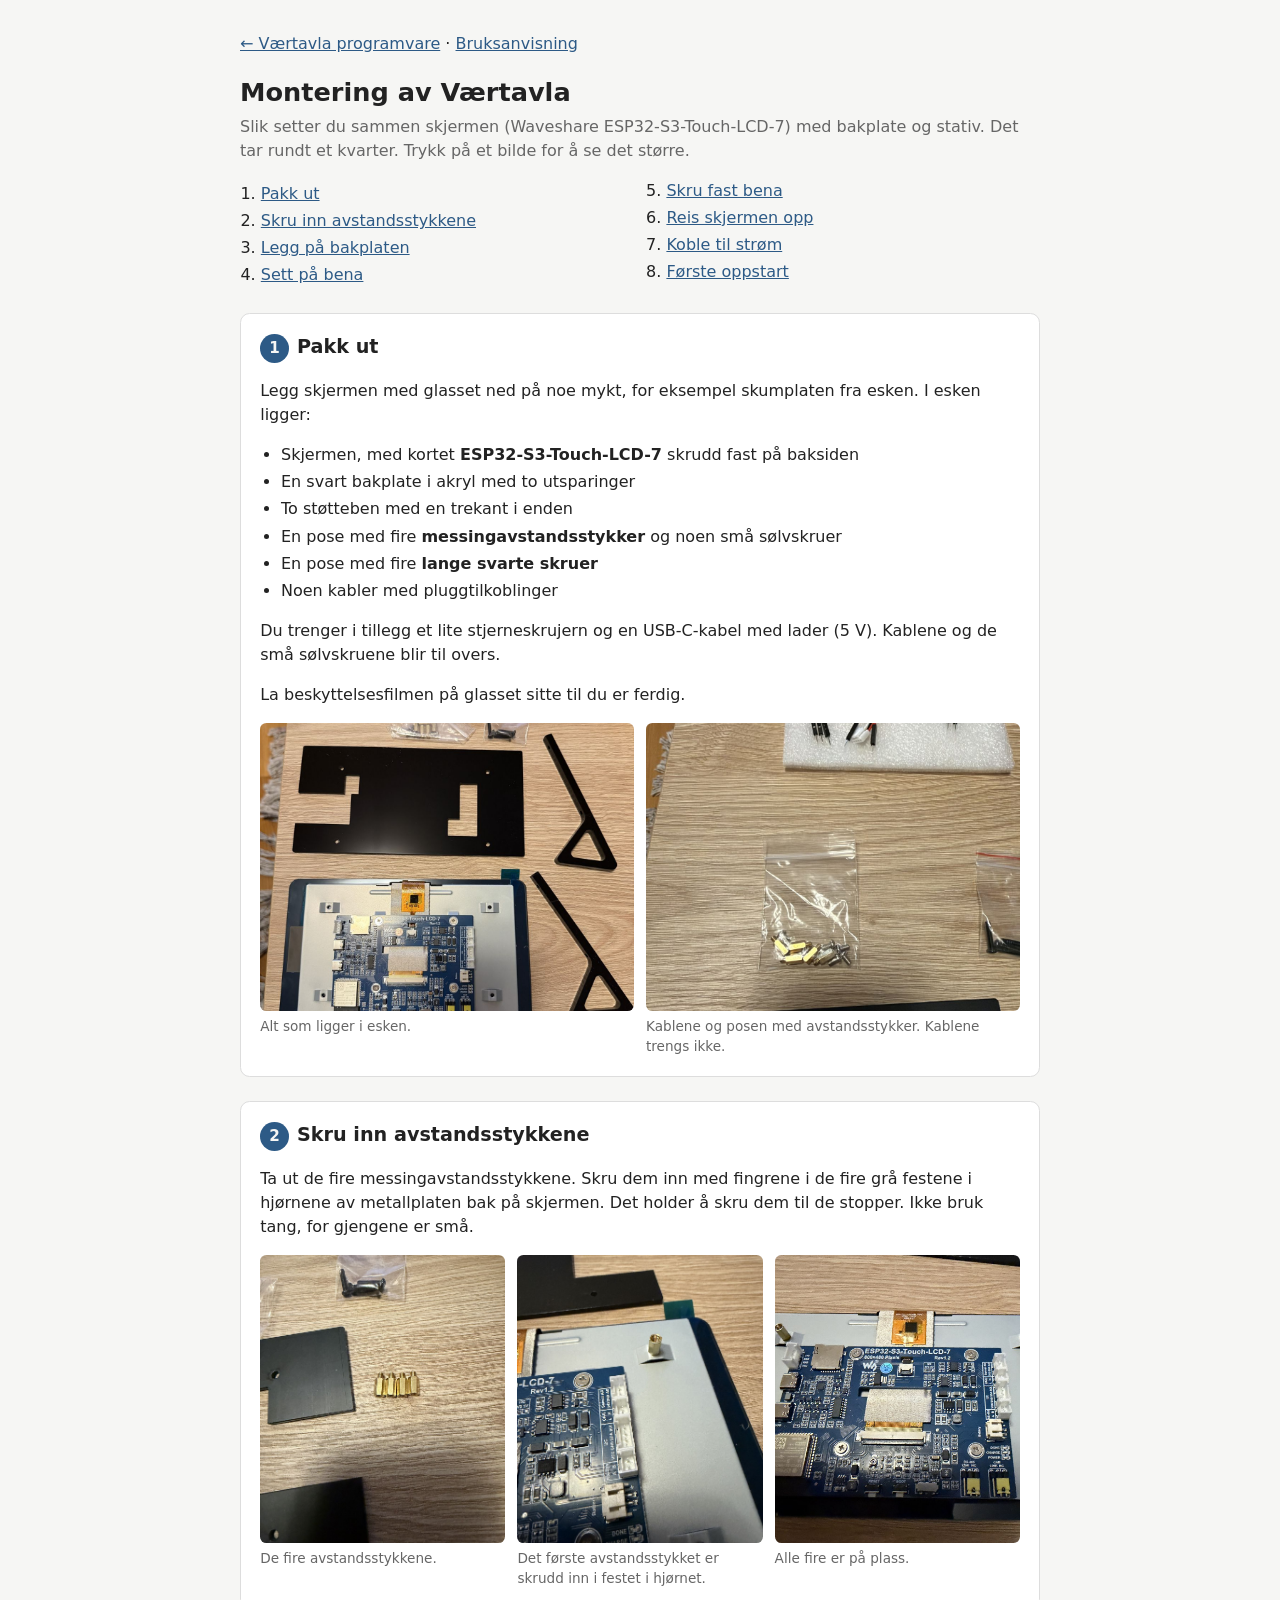
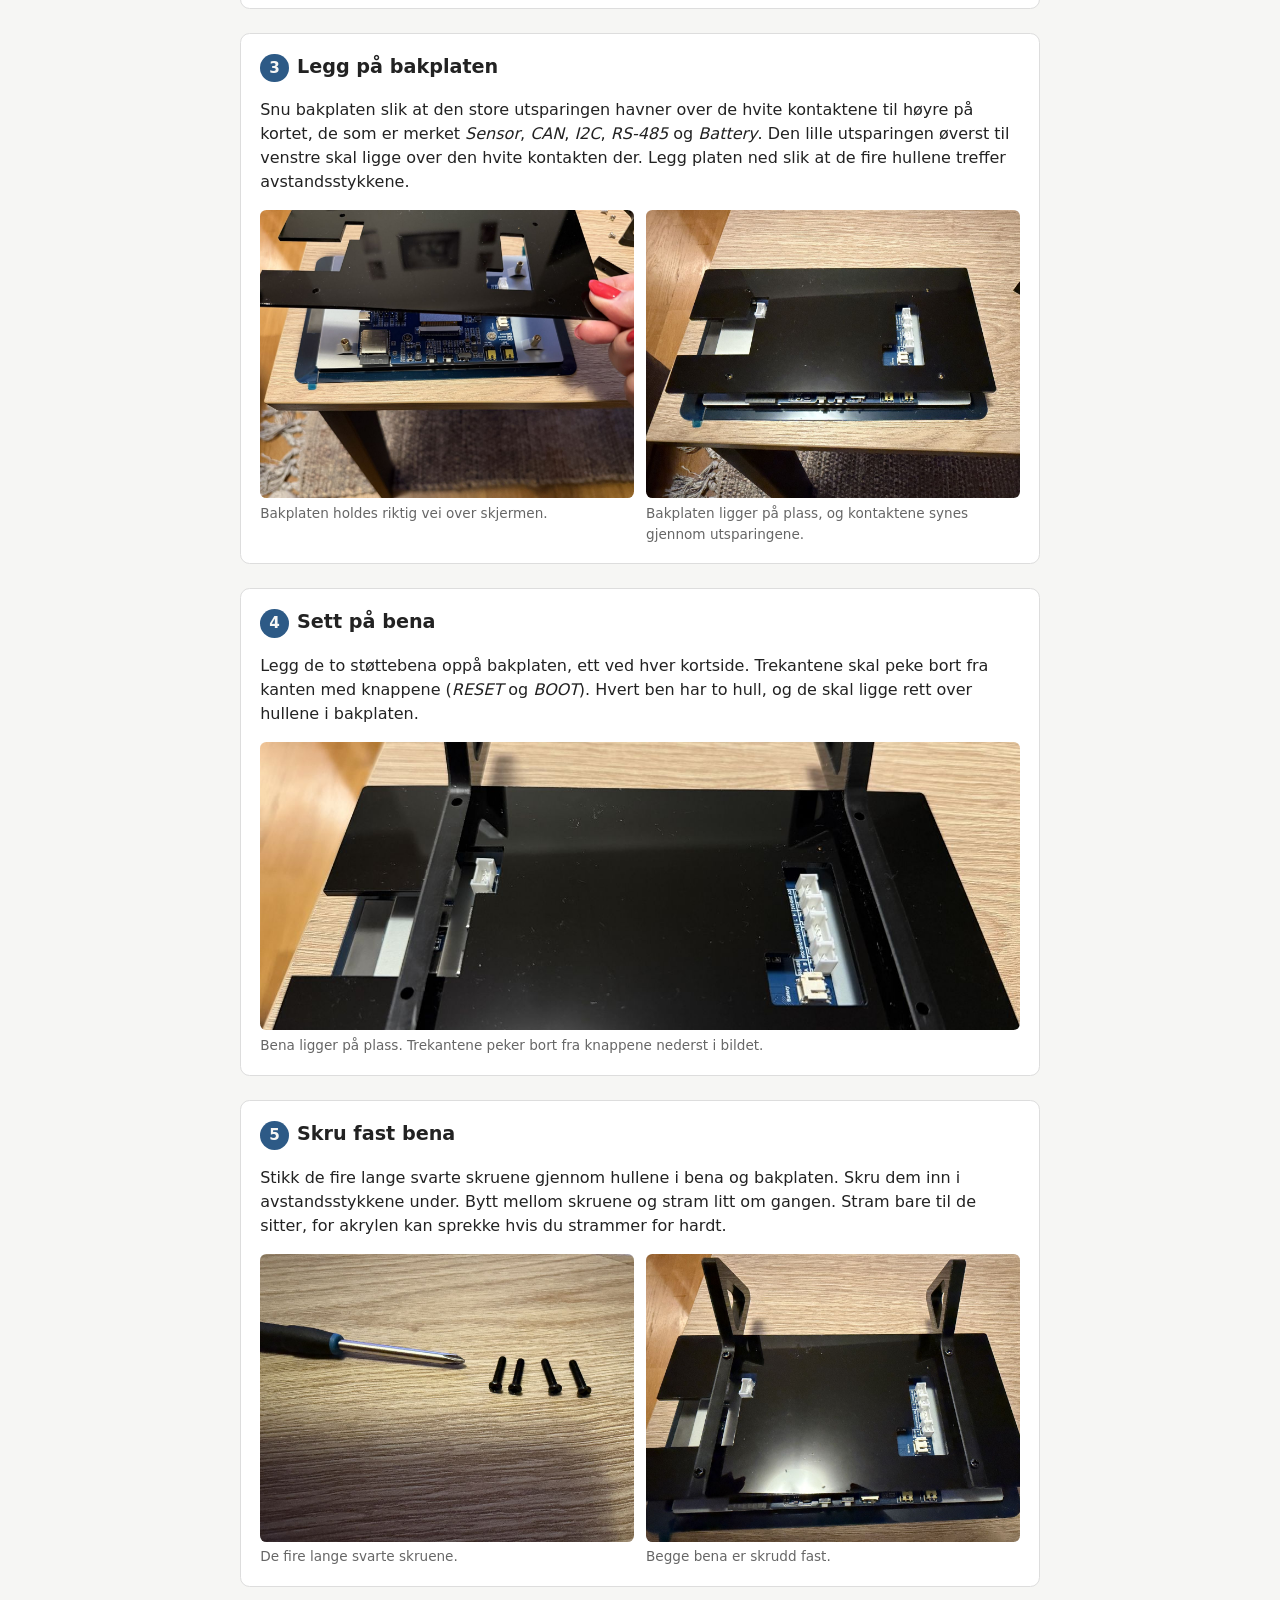
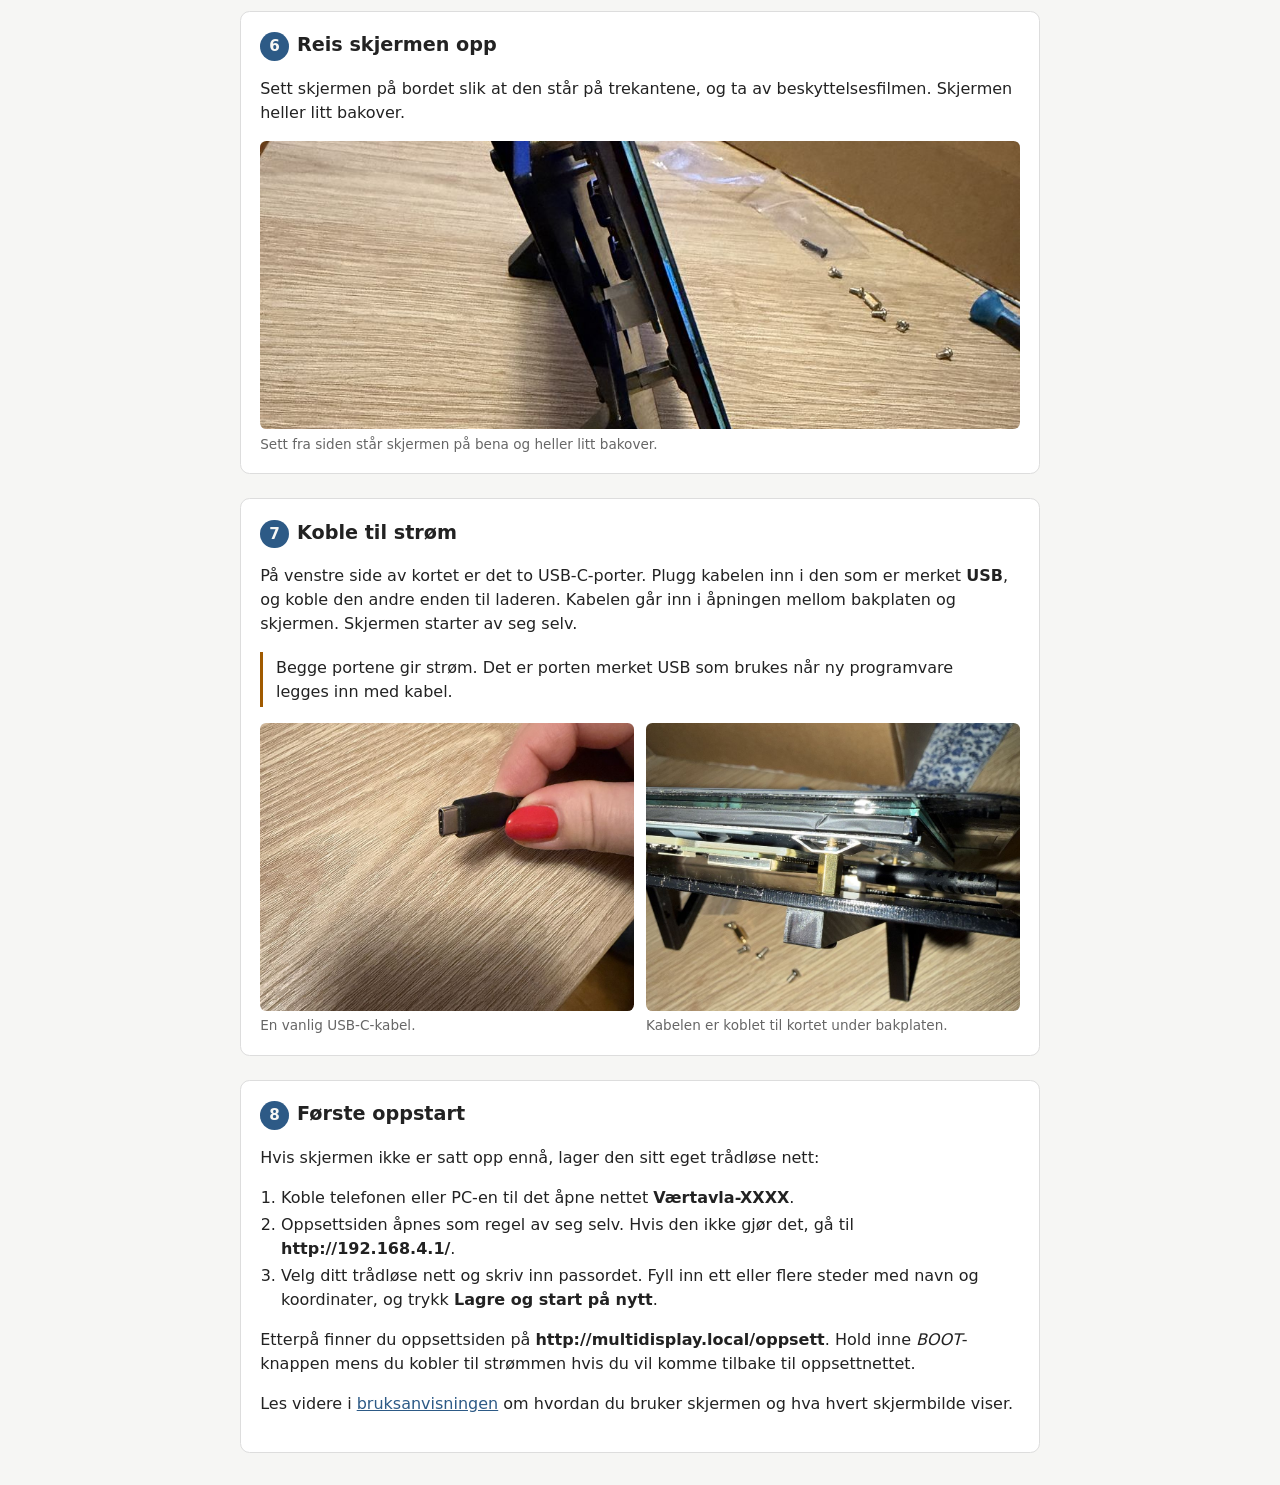
<file: server/montering/index.html>
<!doctype html>
<html lang="no">
<meta charset="utf-8">
<meta name="viewport" content="width=device-width,initial-scale=1">
<title>Montering av Værtavla</title>
<style>
:root{--bg:#f6f6f4;--fg:#222;--muted:#666;--line:#ddd;--card:#fff;--accent:#2d5a86;--warn:#a05a00}
@media (prefers-color-scheme:dark){:root{--bg:#1c1c1e;--fg:#eee;--muted:#999;--line:#333;--card:#26262a;--accent:#7fb0e0;--warn:#e0a050}}
*{box-sizing:border-box}
body{font-family:system-ui,sans-serif;line-height:1.5;max-width:52rem;margin:2rem auto;padding:0 1rem;background:var(--bg);color:var(--fg)}
h1{font-size:1.6rem;margin-bottom:.2rem}h2{font-size:1.2rem;margin:0 0 .5rem}
a{color:var(--accent)}.lead{color:var(--muted);margin-top:0}
nav ol{padding-left:1.3rem;columns:2;column-gap:2rem}
.step{background:var(--card);border:1px solid var(--line);border-radius:.6rem;padding:1.2rem;margin:1.5rem 0}
.num{display:inline-flex;align-items:center;justify-content:center;width:1.8rem;height:1.8rem;border-radius:50%;
 background:var(--accent);color:var(--bg);font-weight:700;margin-right:.5rem;font-size:.95rem}
.pics{display:grid;grid-template-columns:repeat(auto-fit,minmax(14rem,1fr));gap:.75rem;margin-top:1rem}
figure{margin:0}
figure img{width:100%;height:18rem;object-fit:cover;border-radius:.4rem;display:block;cursor:zoom-in;background:var(--line)}
figcaption{font-size:.85rem;color:var(--muted);margin-top:.3rem}
.note{border-left:3px solid var(--warn);padding:.2rem .8rem;margin:.8rem 0}
ul,ol{padding-left:1.3rem}li{margin:.2rem 0}
dialog{border:0;padding:0;background:transparent;max-width:96vw;max-height:96vh}
dialog::backdrop{background:rgba(0,0,0,.85)}
dialog img{max-width:96vw;max-height:92vh;display:block;border-radius:.3rem}
dialog p{color:#eee;margin:.4rem 0 0;font-size:.9rem;text-align:center}
@media (max-width:40rem){nav ol{columns:1}figure img{height:14rem}}
</style>

<p><a href="../">&larr; Værtavla programvare</a> &middot; <a href="../bruk/">Bruksanvisning</a></p>
<h1>Montering av Værtavla</h1>
<p class="lead">Slik setter du sammen skjermen (Waveshare ESP32-S3-Touch-LCD-7) med bakplate og stativ.
Det tar rundt et kvarter. Trykk på et bilde for å se det større.</p>

<nav><ol>
<li><a href="#innhold">Pakk ut</a></li>
<li><a href="#avstand">Skru inn avstandsstykkene</a></li>
<li><a href="#bakplate">Legg på bakplaten</a></li>
<li><a href="#ben">Sett på bena</a></li>
<li><a href="#skru">Skru fast bena</a></li>
<li><a href="#reis">Reis skjermen opp</a></li>
<li><a href="#strom">Koble til strøm</a></li>
<li><a href="#oppsett">Første oppstart</a></li>
</ol></nav>

<section class="step" id="innhold">
<h2><span class="num">1</span>Pakk ut</h2>
<p>Legg skjermen med glasset ned på noe mykt, for eksempel skumplaten fra esken. I esken ligger:</p>
<ul>
<li>Skjermen, med kortet <b>ESP32-S3-Touch-LCD-7</b> skrudd fast på baksiden</li>
<li>En svart bakplate i akryl med to utsparinger</li>
<li>To støtteben med en trekant i enden</li>
<li>En pose med fire <b>messingavstandsstykker</b> og noen små sølvskruer</li>
<li>En pose med fire <b>lange svarte skruer</b></li>
<li>Noen kabler med pluggtilkoblinger</li>
</ul>
<p>Du trenger i tillegg et lite stjerneskrujern og en USB-C-kabel med lader (5 V).
Kablene og de små sølvskruene blir til overs.</p>
<p>La beskyttelsesfilmen på glasset sitte til du er ferdig.</p>
<div class="pics">
<figure><img src="bilder/01-innhold.jpg" alt="Skjermen med kortet på baksiden, bakplaten, to støtteben og to poser med skruer" loading="lazy"><figcaption>Alt som ligger i esken.</figcaption></figure>
<figure><img src="bilder/02-kabler-og-skruer.jpg" alt="Kabler og en pose med messingavstandsstykker og små sølvskruer" loading="lazy"><figcaption>Kablene og posen med avstandsstykker. Kablene trengs ikke.</figcaption></figure>
</div>
</section>

<section class="step" id="avstand">
<h2><span class="num">2</span>Skru inn avstandsstykkene</h2>
<p>Ta ut de fire messingavstandsstykkene. Skru dem inn med fingrene i de fire grå festene i hjørnene av metallplaten bak på skjermen.
Det holder å skru dem til de stopper. Ikke bruk tang, for gjengene er små.</p>
<div class="pics">
<figure><img src="bilder/03-avstandsstykker.jpg" alt="Fire messingavstandsstykker på bordet" loading="lazy"><figcaption>De fire avstandsstykkene.</figcaption></figure>
<figure><img src="bilder/04-forste-avstandsstykke.jpg" alt="Et avstandsstykke skrudd inn i festet øverst til høyre" loading="lazy"><figcaption>Det første avstandsstykket er skrudd inn i festet i hjørnet.</figcaption></figure>
<figure><img src="bilder/05-alle-avstandsstykker.jpg" alt="Alle fire avstandsstykkene står i hjørnene rundt kortet" loading="lazy"><figcaption>Alle fire er på plass.</figcaption></figure>
</div>
</section>

<section class="step" id="bakplate">
<h2><span class="num">3</span>Legg på bakplaten</h2>
<p>Snu bakplaten slik at den store utsparingen havner over de hvite kontaktene til høyre på kortet, de som er merket <i>Sensor</i>, <i>CAN</i>, <i>I2C</i>, <i>RS-485</i> og <i>Battery</i>.
Den lille utsparingen øverst til venstre skal ligge over den hvite kontakten der.
Legg platen ned slik at de fire hullene treffer avstandsstykkene.</p>
<div class="pics">
<figure><img src="bilder/06-bakplate.jpg" alt="Bakplaten holdes over skjermen før den legges ned" loading="lazy"><figcaption>Bakplaten holdes riktig vei over skjermen.</figcaption></figure>
<figure><img src="bilder/07-bakplate-pa.jpg" alt="Bakplaten ligger på avstandsstykkene, og kontaktene synes gjennom utsparingene" loading="lazy"><figcaption>Bakplaten ligger på plass, og kontaktene synes gjennom utsparingene.</figcaption></figure>
</div>
</section>

<section class="step" id="ben">
<h2><span class="num">4</span>Sett på bena</h2>
<p>Legg de to støttebena oppå bakplaten, ett ved hver kortside. Trekantene skal peke bort fra kanten med knappene (<i>RESET</i> og <i>BOOT</i>).
Hvert ben har to hull, og de skal ligge rett over hullene i bakplaten.</p>
<div class="pics">
<figure><img src="bilder/08-ben.jpg" alt="To støtteben ligger på bakplaten med trekantene opp, bort fra knappene" loading="lazy"><figcaption>Bena ligger på plass. Trekantene peker bort fra knappene nederst i bildet.</figcaption></figure>
</div>
</section>

<section class="step" id="skru">
<h2><span class="num">5</span>Skru fast bena</h2>
<p>Stikk de fire lange svarte skruene gjennom hullene i bena og bakplaten. Skru dem inn i avstandsstykkene under.
Bytt mellom skruene og stram litt om gangen. Stram bare til de sitter, for akrylen kan sprekke hvis du strammer for hardt.</p>
<div class="pics">
<figure><img src="bilder/09-skruer.jpg" alt="Stjerneskrujern og fire lange svarte skruer" loading="lazy"><figcaption>De fire lange svarte skruene.</figcaption></figure>
<figure><img src="bilder/10-ben-skrudd-fast.jpg" alt="Begge bena er skrudd fast med to skruer hver" loading="lazy"><figcaption>Begge bena er skrudd fast.</figcaption></figure>
</div>
</section>

<section class="step" id="reis">
<h2><span class="num">6</span>Reis skjermen opp</h2>
<p>Sett skjermen på bordet slik at den står på trekantene, og ta av beskyttelsesfilmen. Skjermen heller litt bakover.</p>
<div class="pics">
<figure><img src="bilder/11-star.jpg" alt="Skjermen sett fra siden, stående på de to trekantene" loading="lazy"><figcaption>Sett fra siden står skjermen på bena og heller litt bakover.</figcaption></figure>
</div>
</section>

<section class="step" id="strom">
<h2><span class="num">7</span>Koble til strøm</h2>
<p>På venstre side av kortet er det to USB-C-porter. Plugg kabelen inn i den som er merket <b>USB</b>, og koble den andre enden til laderen.
Kabelen går inn i åpningen mellom bakplaten og skjermen. Skjermen starter av seg selv.</p>
<p class="note">Begge portene gir strøm. Det er porten merket USB som brukes når ny programvare legges inn med kabel.</p>
<div class="pics">
<figure><img src="bilder/12-usb-c.jpg" alt="En USB-C-plugg" loading="lazy"><figcaption>En vanlig USB-C-kabel.</figcaption></figure>
<figure><img src="bilder/13-usb-tilkoblet.jpg" alt="USB-C-kabelen er koblet til kortet under bakplaten" loading="lazy"><figcaption>Kabelen er koblet til kortet under bakplaten.</figcaption></figure>
</div>
</section>

<section class="step" id="oppsett">
<h2><span class="num">8</span>Første oppstart</h2>
<p>Hvis skjermen ikke er satt opp ennå, lager den sitt eget trådløse nett:</p>
<ol>
<li>Koble telefonen eller PC-en til det åpne nettet <b>Værtavla-XXXX</b>.</li>
<li>Oppsettsiden åpnes som regel av seg selv. Hvis den ikke gjør det, gå til <b>http://192.168.4.1/</b>.</li>
<li>Velg ditt trådløse nett og skriv inn passordet. Fyll inn ett eller flere steder med navn og koordinater, og trykk <b>Lagre og start på nytt</b>.</li>
</ol>
<p>Etterpå finner du oppsettsiden på <b>http://multidisplay.local/oppsett</b>.
Hold inne <i>BOOT</i>-knappen mens du kobler til strømmen hvis du vil komme tilbake til oppsettnettet.</p>
<p>Les videre i <a href="../bruk/">bruksanvisningen</a> om hvordan du bruker skjermen og hva hvert skjermbilde viser.</p>
</section>

<dialog id="zoom"><img alt=""><p></p></dialog>
<script>
const d = document.getElementById("zoom"), di = d.querySelector("img"), dp = d.querySelector("p");
document.querySelectorAll("figure img").forEach(img => img.addEventListener("click", () => {
  di.src = img.src; di.alt = img.alt;
  dp.textContent = img.closest("figure").querySelector("figcaption").textContent;
  d.showModal();
}));
d.addEventListener("click", () => d.close());
</script>
</html>
</file>
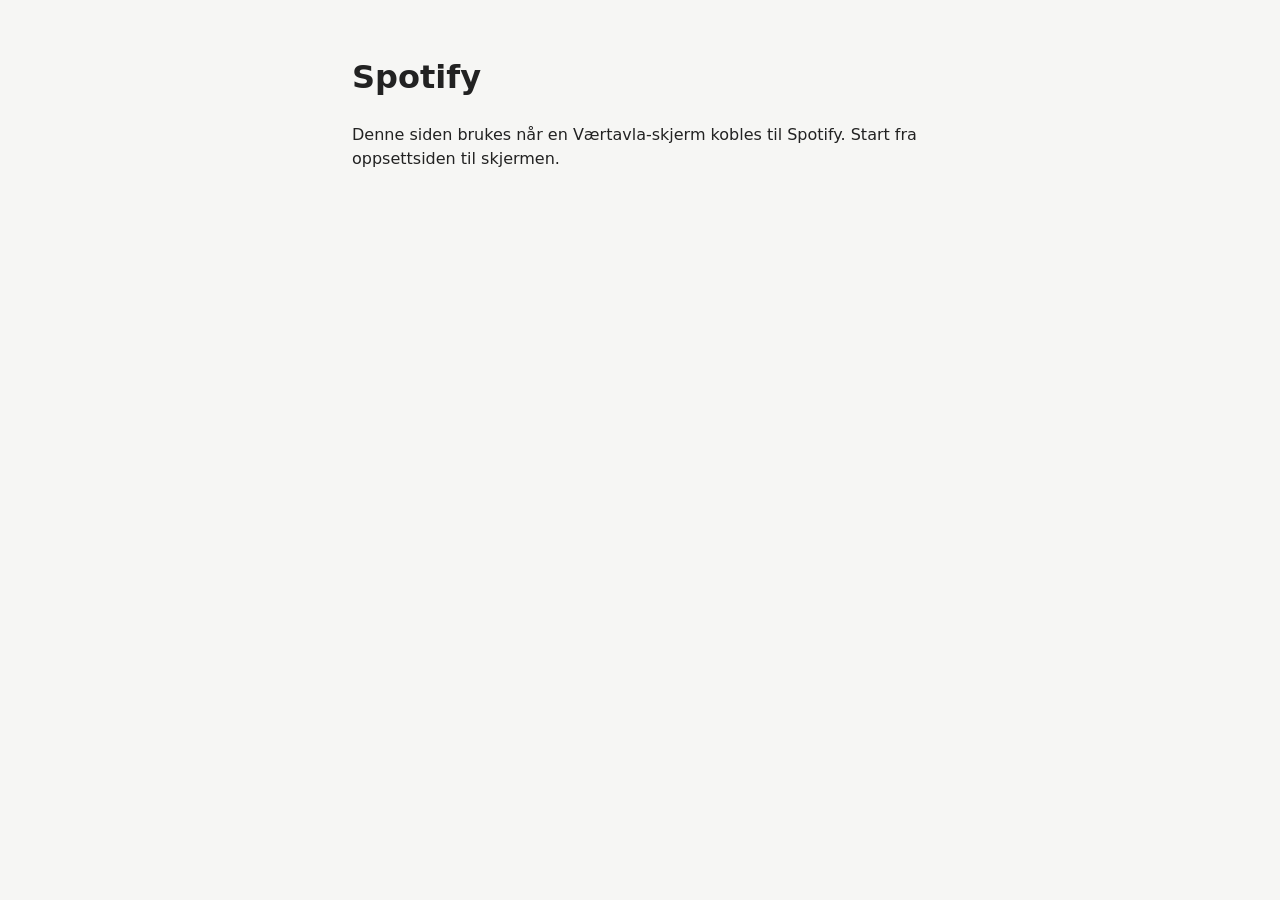
<file: server/spotify/index.html>
<!doctype html>
<html lang="nb">
<head>
<meta charset="utf-8">
<meta name="viewport" content="width=device-width, initial-scale=1">
<meta name="referrer" content="no-referrer">
<title>Spotify – Værtavla</title>
<style>
:root{color-scheme:light dark;--bg:#f6f6f4;--fg:#222;--acc:#2d5a86}
@media(prefers-color-scheme:dark){:root{--bg:#15181c;--fg:#e4e6e8;--acc:#6f9fd0}}
body{background:var(--bg);color:var(--fg);font-family:system-ui,sans-serif;margin:0;padding:2rem 16px;line-height:1.5}
main{max-width:36rem;margin:0 auto}
a{color:var(--acc)}
</style>
</head>
<body>
<main>
<h1>Spotify</h1>
<p id="msg">Sender deg tilbake til skjermen...</p>
</main>
<script>
// Spotify only sends a login back to an https:// address, so it comes
// here (the Redirect URI on the setup page), and this page passes the
// answer on to the display that asked: its address is in the state, after
// the "~" (spotify_client.c). The display checks the state itself.
(function () {
  const q = new URLSearchParams(location.search);
  const state = q.get('state') || '';
  const host = state.slice(state.indexOf('~') + 1);
  const msg = document.getElementById('msg');
  if (state.indexOf('~') < 1 || !/^[A-Za-z0-9.-]{1,64}(:[0-9]{1,5})?$/.test(host)) {
    msg.textContent = 'Denne siden brukes når en Værtavla-skjerm kobles til Spotify. Start fra oppsettsiden til skjermen.';
    return;
  }
  const back = new URLSearchParams();
  back.set('state', state);
  if (q.get('code')) back.set('code', q.get('code'));
  if (q.get('error')) back.set('error', q.get('error'));
  const url = 'http://' + host + '/spotify/svar?' + back.toString();
  // Not kept in the history: the code works once only.
  location.replace(url);
  msg.innerHTML = '';
  msg.append('Sender deg tilbake til skjermen. Skjer det ikke noe, ');
  const a = document.createElement('a');
  a.href = url;
  a.textContent = 'trykk her';
  msg.append(a, '.');
})();
</script>
</body>
</html>
</file>
